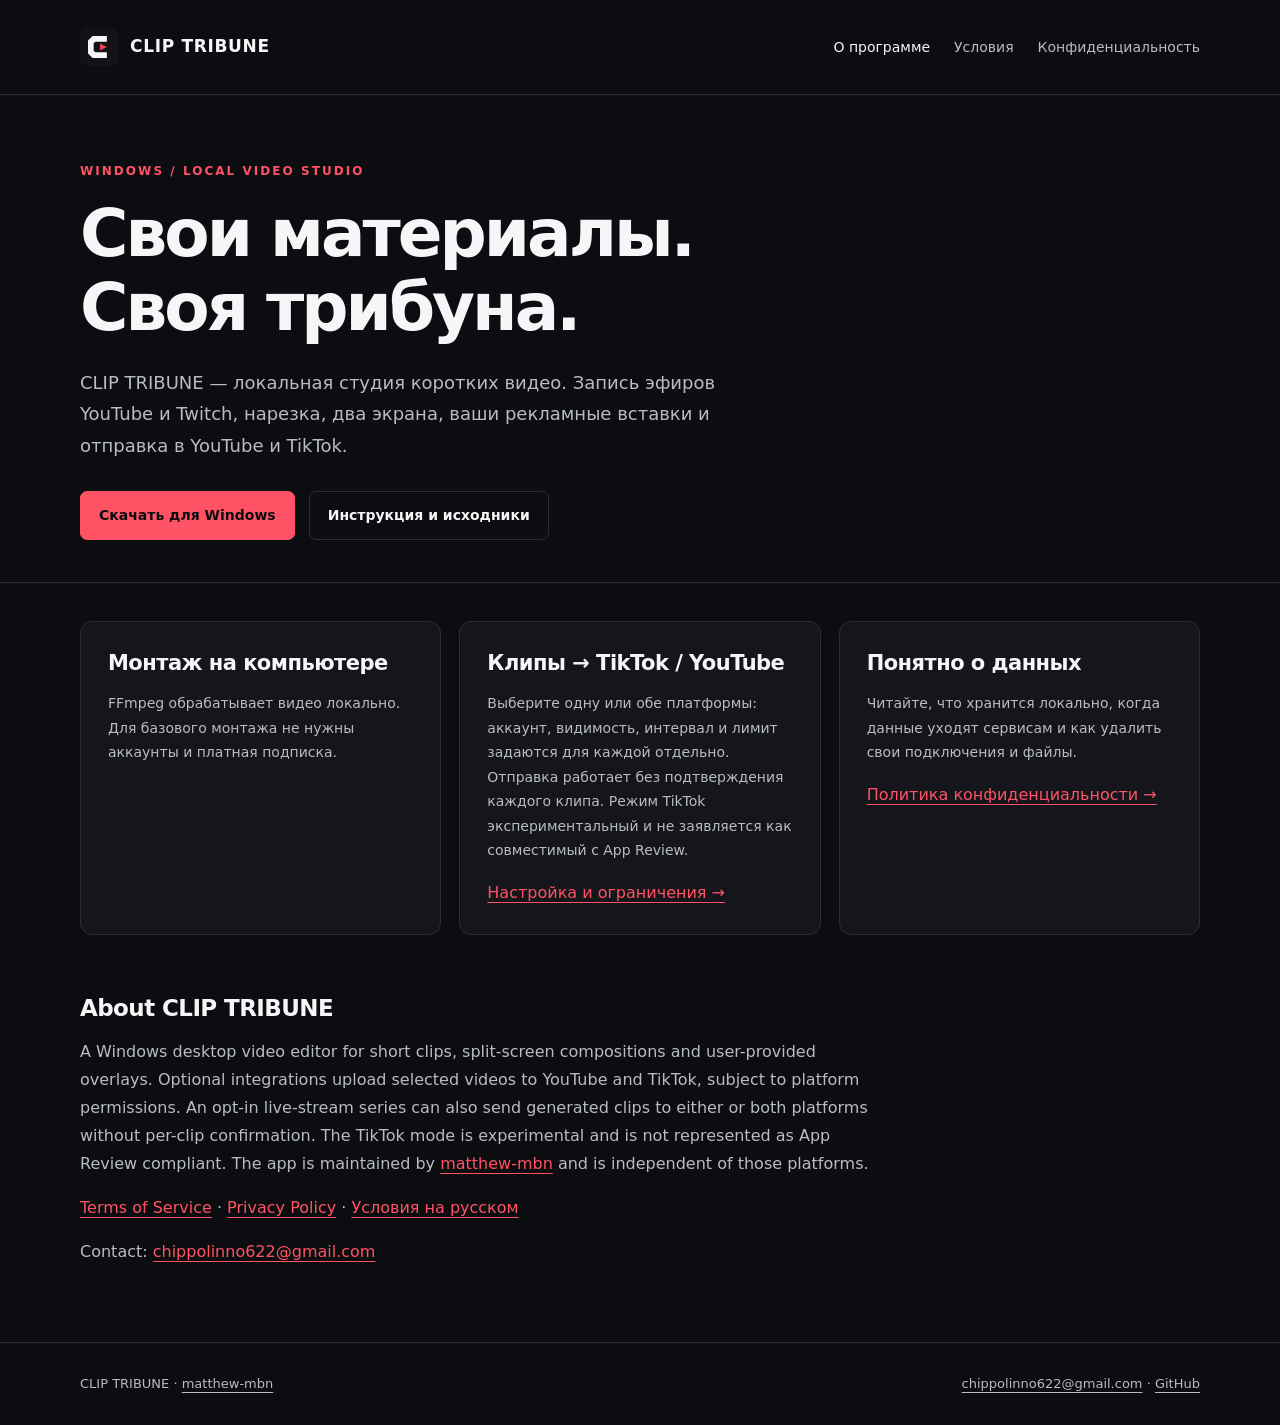
<file: docs/index.html>
<!doctype html>
<html lang="ru"><head><meta charset="utf-8">
<meta name="viewport" content="width=device-width, initial-scale=1">
<title>Локальная студия видео · CLIP TRIBUNE</title>
<meta name="description" content="CLIP TRIBUNE — студия коротких видео для Windows. Скачать приложение, прочитать инструкции и правила обработки данных.">
<meta name="theme-color" content="#0c0d10">
<link rel="canonical" href="https://matthew-mbn.github.io/CLIP-TRIBUNE/index.html">
<link rel="icon" href="site-assets/logo.svg" type="image/svg+xml">
<link rel="stylesheet" href="site.css"></head><body>
<a class="skip" href="#main">К содержимому</a>
<header class="top"><div class="wrap"><a class="brand" href="index.html">
<img src="site-assets/logo.svg" width="38" height="38" alt="">CLIP TRIBUNE</a>
<nav class="nav" aria-label="Главная навигация"><a href="index.html" aria-current="page">О программе</a><a href="terms-ru.html">Условия</a><a href="privacy-ru.html">Конфиденциальность</a></nav></div></header>
<main id="main"><div class="hero"><div class="wrap"><p class="eyebrow">Windows / Local video studio</p>
<h1>Свои материалы.<br>Своя трибуна.</h1><p class="lead">CLIP TRIBUNE — локальная студия коротких видео.
Запись эфиров YouTube и Twitch, нарезка, два экрана, ваши рекламные вставки и отправка в YouTube и TikTok.</p>
<div class="actions"><a class="button primary" href="https://github.com/matthew-mbn/CLIP-TRIBUNE/releases/latest">Скачать для Windows</a>
<a class="button" href="https://github.com/matthew-mbn/CLIP-TRIBUNE#readme">Инструкция и исходники</a></div></div></div>
<div class="wrap"><div class="cards"><section class="card"><h2>Монтаж на компьютере</h2>
<p>FFmpeg обрабатывает видео локально. Для базового монтажа не нужны аккаунты и платная подписка.</p></section>
<section class="card"><h2>Клипы → TikTok / YouTube</h2><p>Выберите одну или обе платформы:
аккаунт, видимость, интервал и лимит задаются для каждой отдельно. Отправка работает без подтверждения каждого клипа.
Режим TikTok экспериментальный и не заявляется как совместимый с App Review.</p>
<a href="https://github.com/matthew-mbn/CLIP-TRIBUNE/blob/main/docs/autopublishing.md">Настройка и ограничения →</a></section>
<section class="card"><h2>Понятно о данных</h2><p>Читайте, что хранится локально, когда данные уходят
сервисам и как удалить свои подключения и файлы.</p><a href="privacy-ru.html">Политика конфиденциальности →</a></section></div>
<section class="home-detail" lang="en"><h2>About CLIP TRIBUNE</h2><p>A Windows desktop video editor
for short clips, split-screen compositions and user-provided overlays. Optional integrations upload
selected videos to YouTube and TikTok, subject to platform permissions. An opt-in live-stream
series can also send generated clips to either or both platforms without per-clip confirmation.
The TikTok mode is experimental and is not represented as App Review compliant.
The app is maintained by
<a href="https://github.com/matthew-mbn">matthew-mbn</a> and is independent of those platforms.</p><p><a href="terms.html">Terms of Service</a> ·
<a href="privacy.html">Privacy Policy</a> · <a href="terms-ru.html" lang="ru">Условия на русском</a></p>
<p>Contact: <a href="mailto:chippolinno622@gmail.com">chippolinno622@gmail.com</a></p></section></div></main>
<footer><div class="wrap"><span>CLIP TRIBUNE · <a href="https://github.com/matthew-mbn">matthew-mbn</a></span>
<span><a href="mailto:chippolinno622@gmail.com">chippolinno622@gmail.com</a> · <a href="https://github.com/matthew-mbn/CLIP-TRIBUNE">GitHub</a></span></div></footer></body></html>
</file>
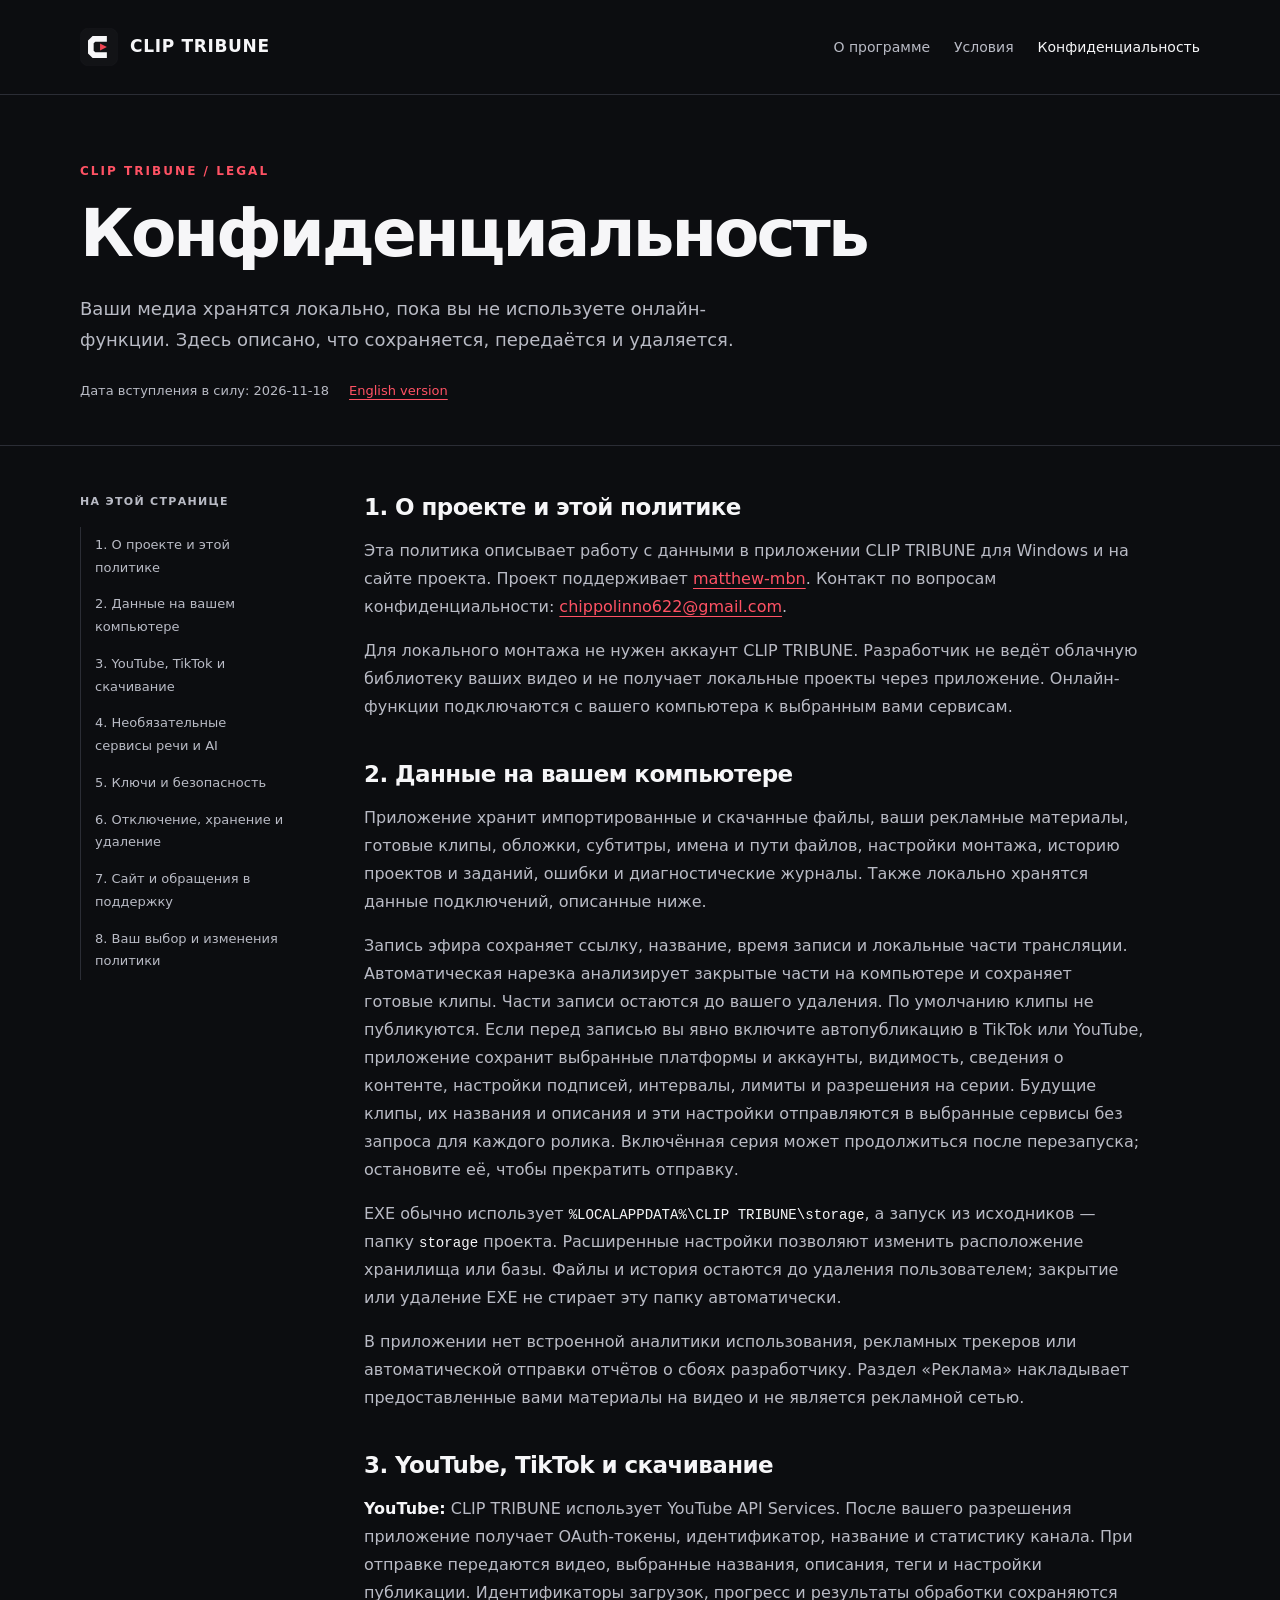
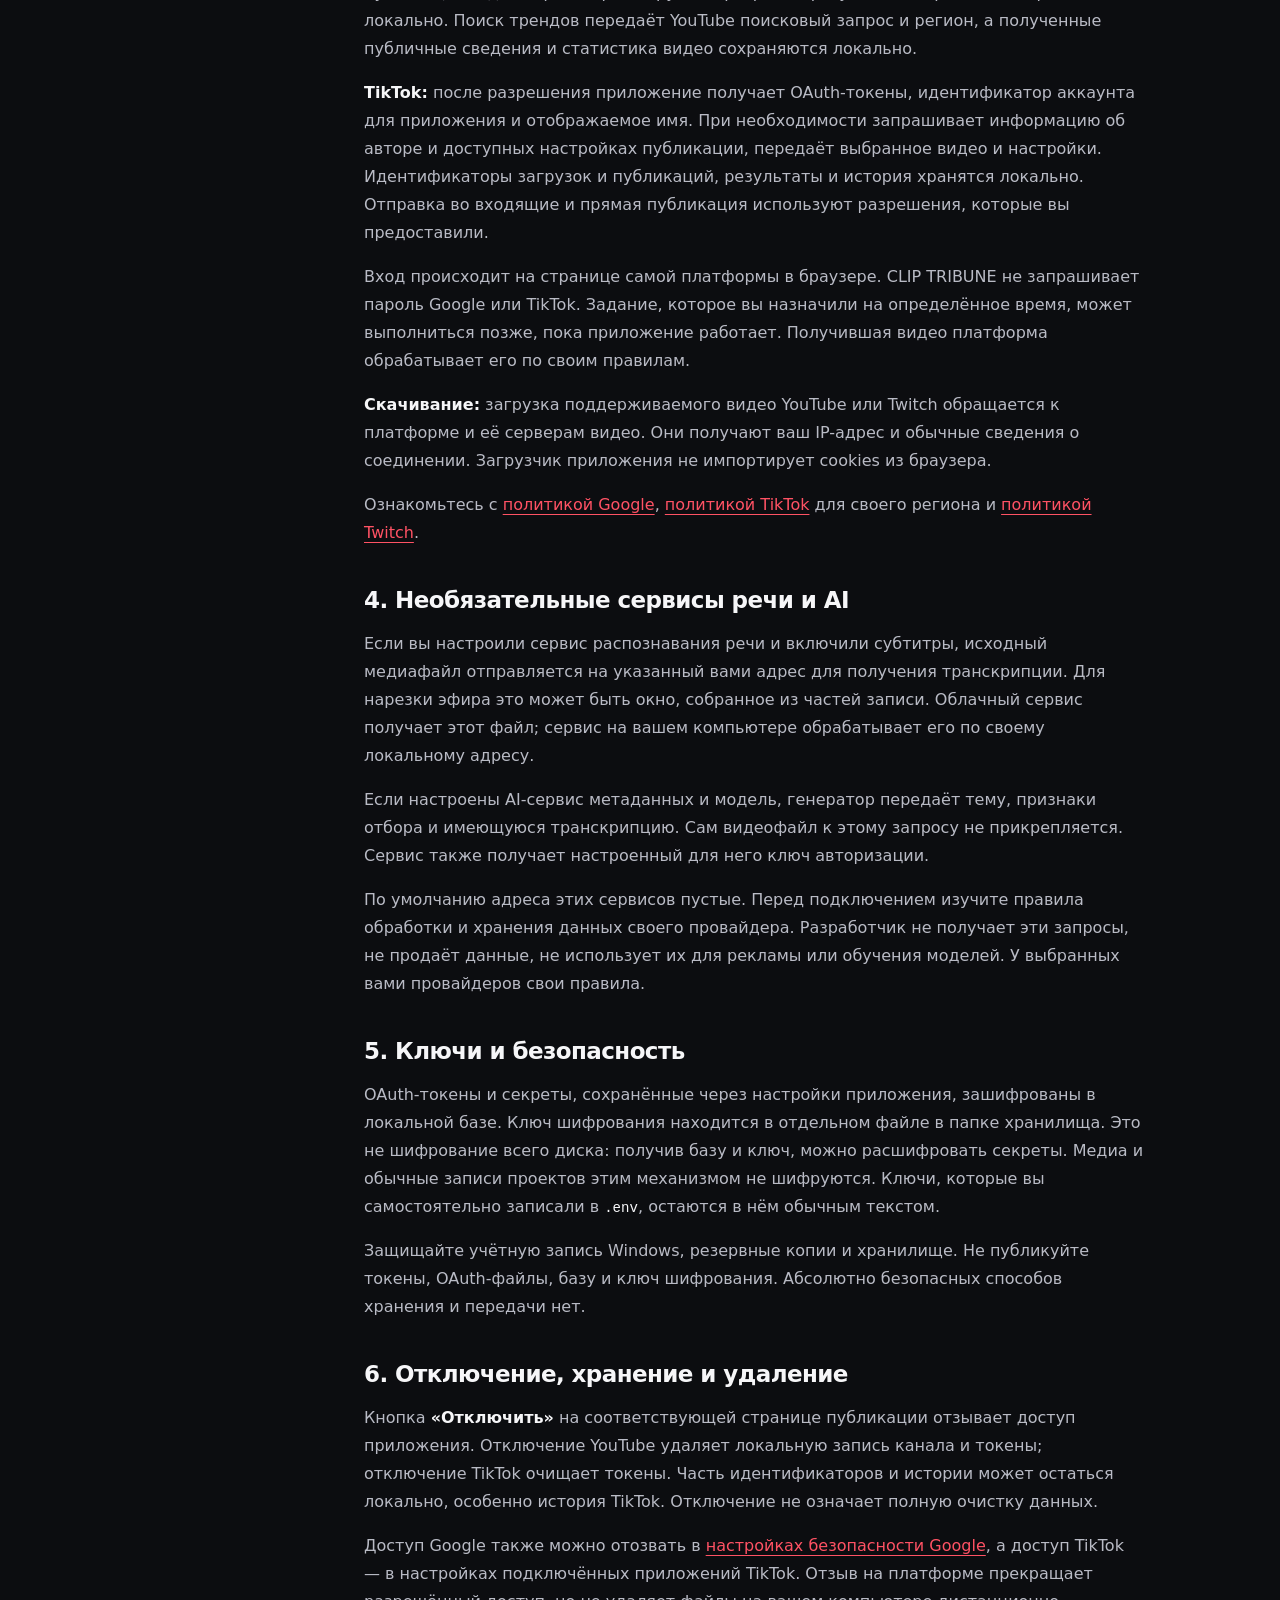
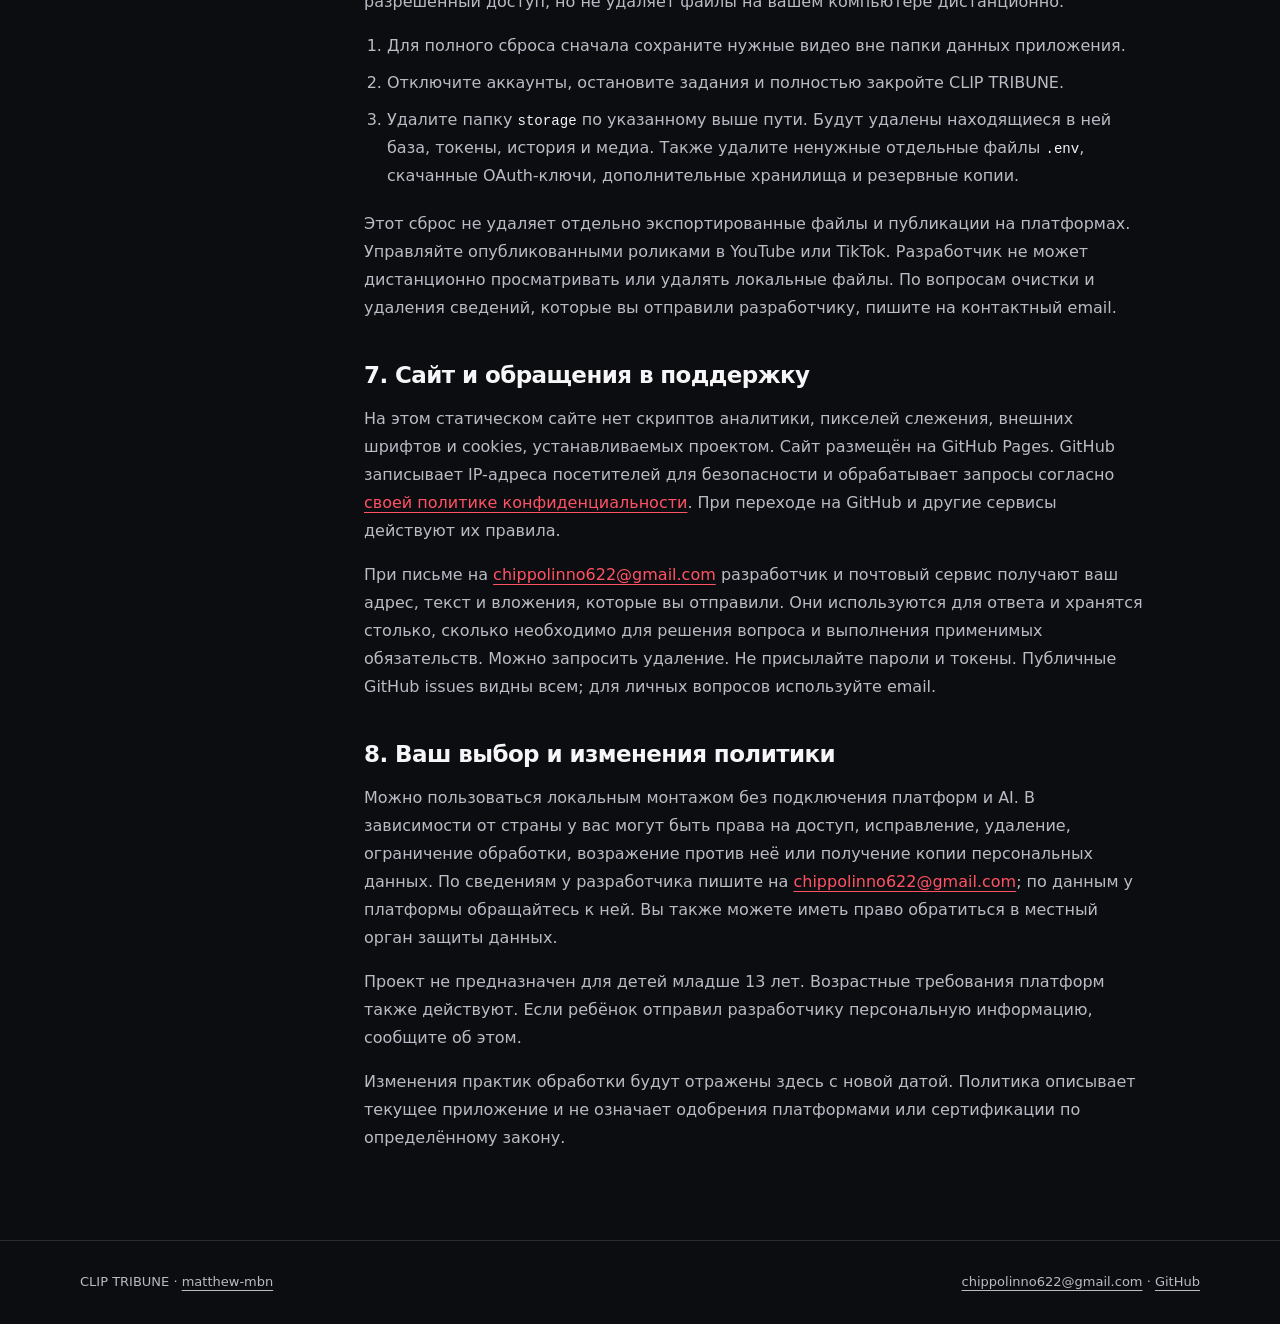
<file: docs/privacy-ru.html>
<!doctype html>
<html lang="ru"><head><meta charset="utf-8">
<meta name="viewport" content="width=device-width, initial-scale=1">
<title>Конфиденциальность · CLIP TRIBUNE</title>
<meta name="description" content="Ваши медиа хранятся локально, пока вы не используете онлайн-функции. Здесь описано, что сохраняется, передаётся и удаляется.">
<meta name="theme-color" content="#0c0d10">
<link rel="canonical" href="https://matthew-mbn.github.io/CLIP-TRIBUNE/privacy-ru.html">
<link rel="icon" href="site-assets/logo.svg" type="image/svg+xml">
<link rel="stylesheet" href="site.css"></head><body>
<a class="skip" href="#main">К содержимому</a>
<header class="top"><div class="wrap"><a class="brand" href="index.html">
<img src="site-assets/logo.svg" width="38" height="38" alt="">CLIP TRIBUNE</a>
<nav class="nav" aria-label="Главная навигация"><a href="index.html">О программе</a><a href="terms-ru.html">Условия</a><a href="privacy-ru.html" aria-current="page">Конфиденциальность</a></nav></div></header>
<main id="main"><div class="hero"><div class="wrap"><p class="eyebrow">CLIP TRIBUNE / Legal</p>
<h1>Конфиденциальность</h1><p class="lead">Ваши медиа хранятся локально, пока вы не используете онлайн-функции. Здесь описано, что сохраняется, передаётся и удаляется.</p><div class="meta">
<span>Дата вступления в силу: <time datetime="2026-11-18">2026-11-18</time></span>
<a href="privacy.html" lang="en" hreflang="en">English version</a>
</div></div></div><div class="wrap document"><nav class="toc" aria-label="Содержание">
<strong>На этой странице</strong><a href="#overview">1. О проекте и этой политике</a><a href="#local">2. Данные на вашем компьютере</a><a href="#platforms">3. YouTube, TikTok и скачивание</a><a href="#providers">4. Необязательные сервисы речи и AI</a><a href="#security">5. Ключи и безопасность</a><a href="#deletion">6. Отключение, хранение и удаление</a><a href="#website">7. Сайт и обращения в поддержку</a><a href="#rights">8. Ваш выбор и изменения политики</a></nav><article><section id="overview"><h2>1. О проекте и этой политике</h2>
    <p>Эта политика описывает работу с данными в приложении CLIP TRIBUNE для Windows и на сайте
    проекта. Проект поддерживает <a href="https://github.com/matthew-mbn">matthew-mbn</a>. Контакт по вопросам конфиденциальности: <a href="mailto:chippolinno622@gmail.com">chippolinno622@gmail.com</a>.</p>
    <p>Для локального монтажа не нужен аккаунт CLIP TRIBUNE. Разработчик не ведёт облачную библиотеку
    ваших видео и не получает локальные проекты через приложение. Онлайн-функции подключаются
    с вашего компьютера к выбранным вами сервисам.</p></section>
<section id="local"><h2>2. Данные на вашем компьютере</h2>
    <p>Приложение хранит импортированные и скачанные файлы, ваши рекламные материалы, готовые клипы,
    обложки, субтитры, имена и пути файлов, настройки монтажа, историю проектов и заданий,
    ошибки и диагностические журналы. Также локально хранятся данные подключений, описанные ниже.</p>
    <p>Запись эфира сохраняет ссылку, название, время записи и локальные части трансляции.
    Автоматическая нарезка анализирует закрытые части на компьютере и сохраняет готовые клипы.
    Части записи остаются до вашего удаления. По умолчанию клипы не публикуются.
    Если перед записью вы явно включите автопубликацию в TikTok или YouTube, приложение
    сохранит выбранные платформы и аккаунты, видимость, сведения о контенте, настройки подписей,
    интервалы, лимиты и разрешения на серии. Будущие клипы, их названия и описания и эти настройки
    отправляются в выбранные сервисы без запроса для каждого ролика.
    Включённая серия может продолжиться после перезапуска; остановите её, чтобы прекратить отправку.</p>
    <p>EXE обычно использует <code>%LOCALAPPDATA%\CLIP TRIBUNE\storage</code>, а запуск из исходников —
    папку <code>storage</code> проекта. Расширенные настройки позволяют изменить расположение
    хранилища или базы. Файлы и история остаются до удаления пользователем; закрытие или удаление
    EXE не стирает эту папку автоматически.</p>
    <p>В приложении нет встроенной аналитики использования, рекламных трекеров или автоматической
    отправки отчётов о сбоях разработчику. Раздел «Реклама» накладывает предоставленные вами
    материалы на видео и не является рекламной сетью.</p></section>
<section id="platforms"><h2>3. YouTube, TikTok и скачивание</h2>
    <p><strong>YouTube:</strong> CLIP TRIBUNE использует YouTube API Services. После вашего разрешения
    приложение получает OAuth-токены, идентификатор, название и статистику канала. При отправке
    передаются видео, выбранные названия, описания, теги и настройки публикации. Идентификаторы
    загрузок, прогресс и результаты обработки сохраняются локально. Поиск трендов передаёт YouTube
    поисковый запрос и регион, а полученные публичные сведения и статистика видео сохраняются локально.</p>
    <p><strong>TikTok:</strong> после разрешения приложение получает OAuth-токены, идентификатор
    аккаунта для приложения и отображаемое имя. При необходимости запрашивает информацию об авторе
    и доступных настройках публикации, передаёт выбранное видео и настройки. Идентификаторы
    загрузок и публикаций, результаты и история хранятся локально. Отправка во входящие и прямая
    публикация используют разрешения, которые вы предоставили.</p>
    <p>Вход происходит на странице самой платформы в браузере. CLIP TRIBUNE не запрашивает пароль
    Google или TikTok. Задание, которое вы назначили на определённое время, может выполниться
    позже, пока приложение работает. Получившая видео платформа обрабатывает его по своим правилам.</p>
    <p><strong>Скачивание:</strong> загрузка поддерживаемого видео YouTube или Twitch обращается
    к платформе и её серверам видео. Они получают ваш IP-адрес и обычные сведения о соединении.
    Загрузчик приложения не импортирует cookies из браузера.</p>
    <p>Ознакомьтесь с <a href="https://policies.google.com/privacy">политикой Google</a>,
    <a href="https://www.tiktok.com/legal/privacy-policy">политикой TikTok</a> для своего региона и
    <a href="https://legal.twitch.com/en/legal/privacy-notice/">политикой Twitch</a>.</p></section>
<section id="providers"><h2>4. Необязательные сервисы речи и AI</h2>
    <p>Если вы настроили сервис распознавания речи и включили субтитры, исходный медиафайл
    отправляется на указанный вами адрес для получения транскрипции. Для нарезки эфира это может
    быть окно, собранное из частей записи. Облачный сервис получает
    этот файл; сервис на вашем компьютере обрабатывает его по своему локальному адресу.</p>
    <p>Если настроены AI-сервис метаданных и модель, генератор передаёт тему, признаки отбора и
    имеющуюся транскрипцию. Сам видеофайл к этому запросу не прикрепляется. Сервис также получает
    настроенный для него ключ авторизации.</p>
    <p>По умолчанию адреса этих сервисов пустые. Перед подключением изучите правила обработки
    и хранения данных своего провайдера. Разработчик не получает эти запросы, не продаёт данные,
    не использует их для рекламы или обучения моделей. У выбранных вами провайдеров свои правила.</p></section>
<section id="security"><h2>5. Ключи и безопасность</h2>
    <p>OAuth-токены и секреты, сохранённые через настройки приложения, зашифрованы в локальной базе.
    Ключ шифрования находится в отдельном файле в папке хранилища. Это не шифрование всего диска:
    получив базу и ключ, можно расшифровать секреты. Медиа и обычные записи проектов этим механизмом
    не шифруются. Ключи, которые вы самостоятельно записали в <code>.env</code>, остаются в нём
    обычным текстом.</p>
    <p>Защищайте учётную запись Windows, резервные копии и хранилище. Не публикуйте токены,
    OAuth-файлы, базу и ключ шифрования. Абсолютно безопасных способов хранения и передачи нет.</p></section>
<section id="deletion"><h2>6. Отключение, хранение и удаление</h2>
    <p>Кнопка <strong>«Отключить»</strong> на соответствующей странице публикации отзывает доступ
    приложения. Отключение YouTube удаляет локальную запись канала и токены; отключение TikTok
    очищает токены. Часть идентификаторов и истории может остаться локально, особенно история
    TikTok. Отключение не означает полную очистку данных.</p>
    <p>Доступ Google также можно отозвать в
    <a href="https://security.google.com/settings/security/permissions">настройках безопасности Google</a>,
    а доступ TikTok — в настройках подключённых приложений TikTok. Отзыв на платформе прекращает
    разрешённый доступ, но не удаляет файлы на вашем компьютере дистанционно.</p>
    <ol><li>Для полного сброса сначала сохраните нужные видео вне папки данных приложения.</li>
    <li>Отключите аккаунты, остановите задания и полностью закройте CLIP TRIBUNE.</li>
    <li>Удалите папку <code>storage</code> по указанному выше пути. Будут удалены находящиеся в ней
    база, токены, история и медиа. Также удалите ненужные отдельные файлы <code>.env</code>,
    скачанные OAuth-ключи, дополнительные хранилища и резервные копии.</li></ol>
    <p>Этот сброс не удаляет отдельно экспортированные файлы и публикации на платформах.
    Управляйте опубликованными роликами в YouTube или TikTok. Разработчик не может дистанционно
    просматривать или удалять локальные файлы. По вопросам очистки и удаления сведений,
    которые вы отправили разработчику, пишите на контактный email.</p></section>
<section id="website"><h2>7. Сайт и обращения в поддержку</h2>
    <p>На этом статическом сайте нет скриптов аналитики, пикселей слежения, внешних шрифтов и
    cookies, устанавливаемых проектом. Сайт размещён на GitHub Pages. GitHub записывает IP-адреса
    посетителей для безопасности и обрабатывает запросы согласно
    <a href="https://docs.github.com/en/site-policy/privacy-policies/github-general-privacy-statement">своей политике конфиденциальности</a>.
    При переходе на GitHub и другие сервисы действуют их правила.</p>
    <p>При письме на <a href="mailto:chippolinno622@gmail.com">chippolinno622@gmail.com</a> разработчик и почтовый сервис получают ваш адрес, текст и вложения,
    которые вы отправили. Они используются для ответа и хранятся столько, сколько необходимо
    для решения вопроса и выполнения применимых обязательств. Можно запросить удаление.
    Не присылайте пароли и токены. Публичные GitHub issues видны всем; для личных вопросов используйте email.</p></section>
<section id="rights"><h2>8. Ваш выбор и изменения политики</h2>
    <p>Можно пользоваться локальным монтажом без подключения платформ и AI. В зависимости от
    страны у вас могут быть права на доступ, исправление, удаление, ограничение обработки,
    возражение против неё или получение копии персональных данных. По сведениям у разработчика
    пишите на <a href="mailto:chippolinno622@gmail.com">chippolinno622@gmail.com</a>; по данным у платформы обращайтесь к ней. Вы также можете иметь право
    обратиться в местный орган защиты данных.</p>
    <p>Проект не предназначен для детей младше 13 лет. Возрастные требования платформ также
    действуют. Если ребёнок отправил разработчику персональную информацию, сообщите об этом.</p>
    <p>Изменения практик обработки будут отражены здесь с новой датой. Политика описывает текущее
    приложение и не означает одобрения платформами или сертификации по определённому закону.</p></section></article></div></main>
<footer><div class="wrap"><span>CLIP TRIBUNE · <a href="https://github.com/matthew-mbn">matthew-mbn</a></span>
<span><a href="mailto:chippolinno622@gmail.com">chippolinno622@gmail.com</a> · <a href="https://github.com/matthew-mbn/CLIP-TRIBUNE">GitHub</a></span></div></footer></body></html>
</file>
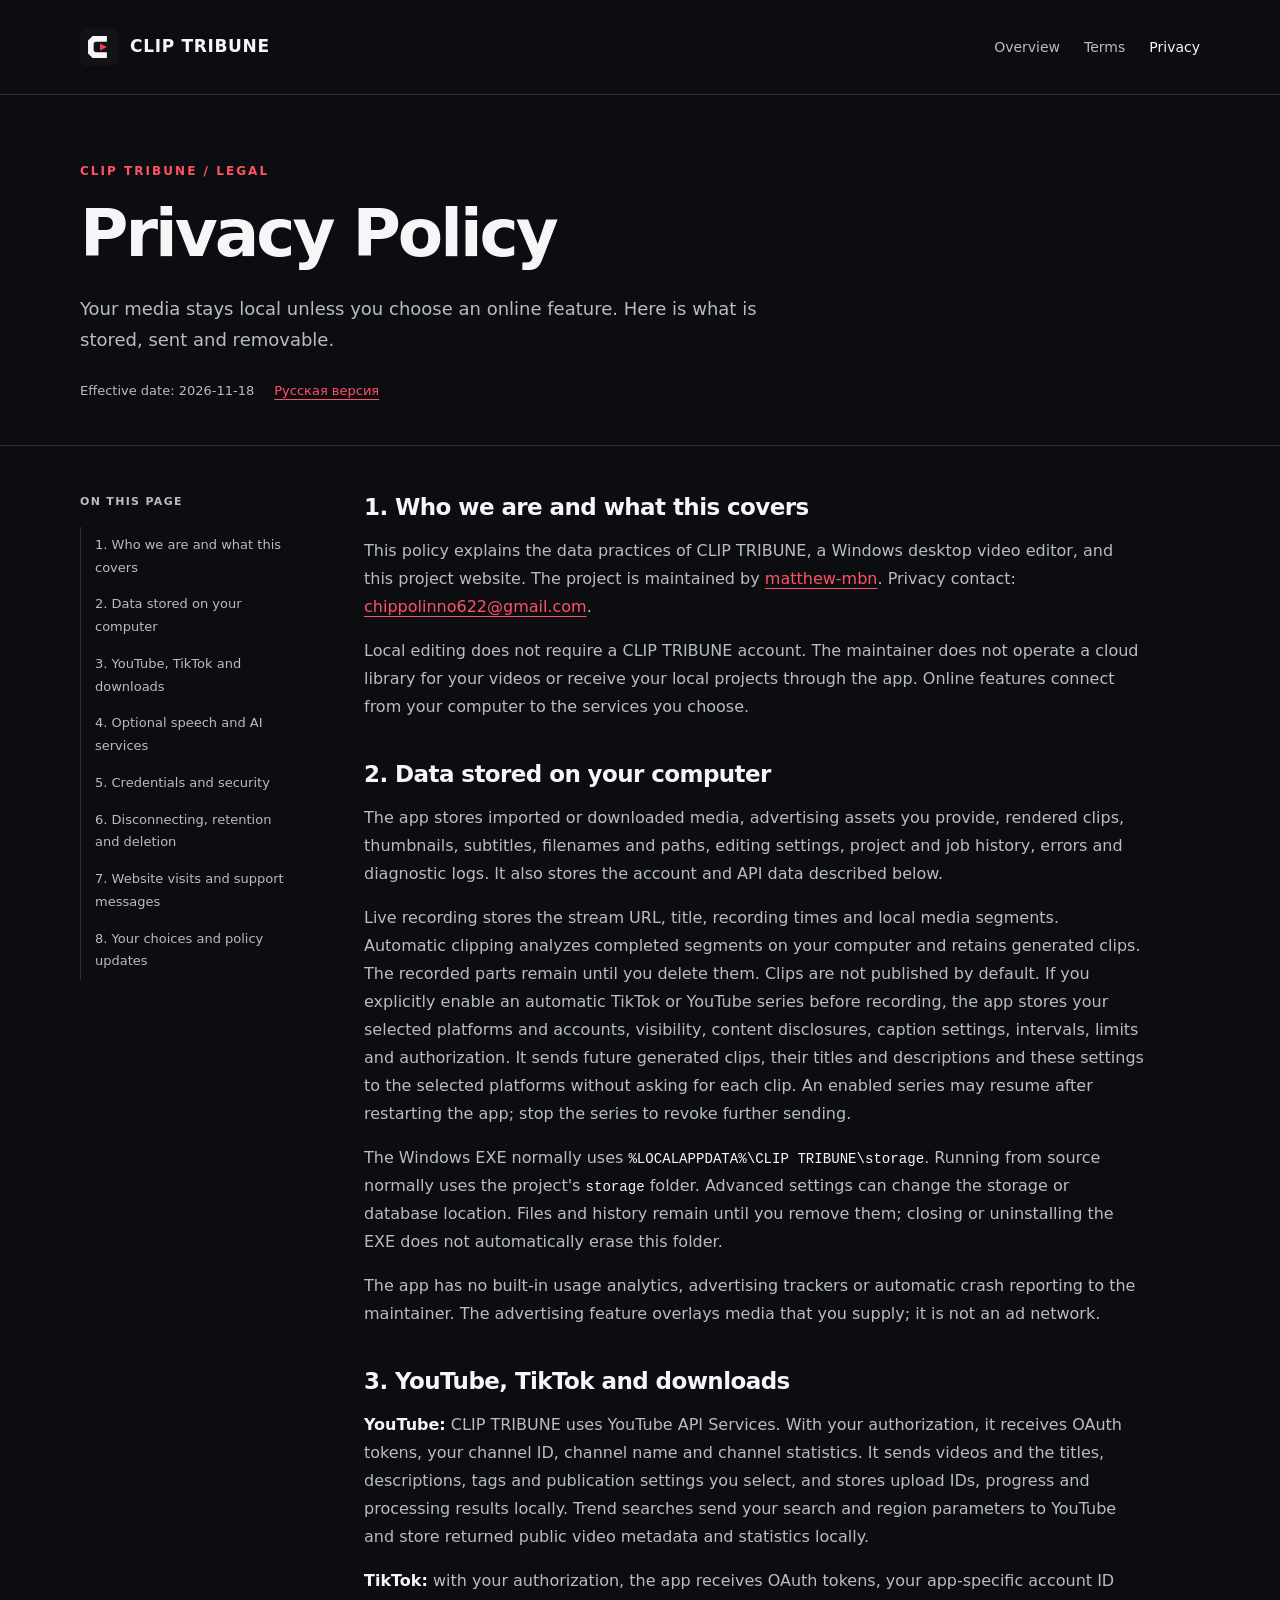
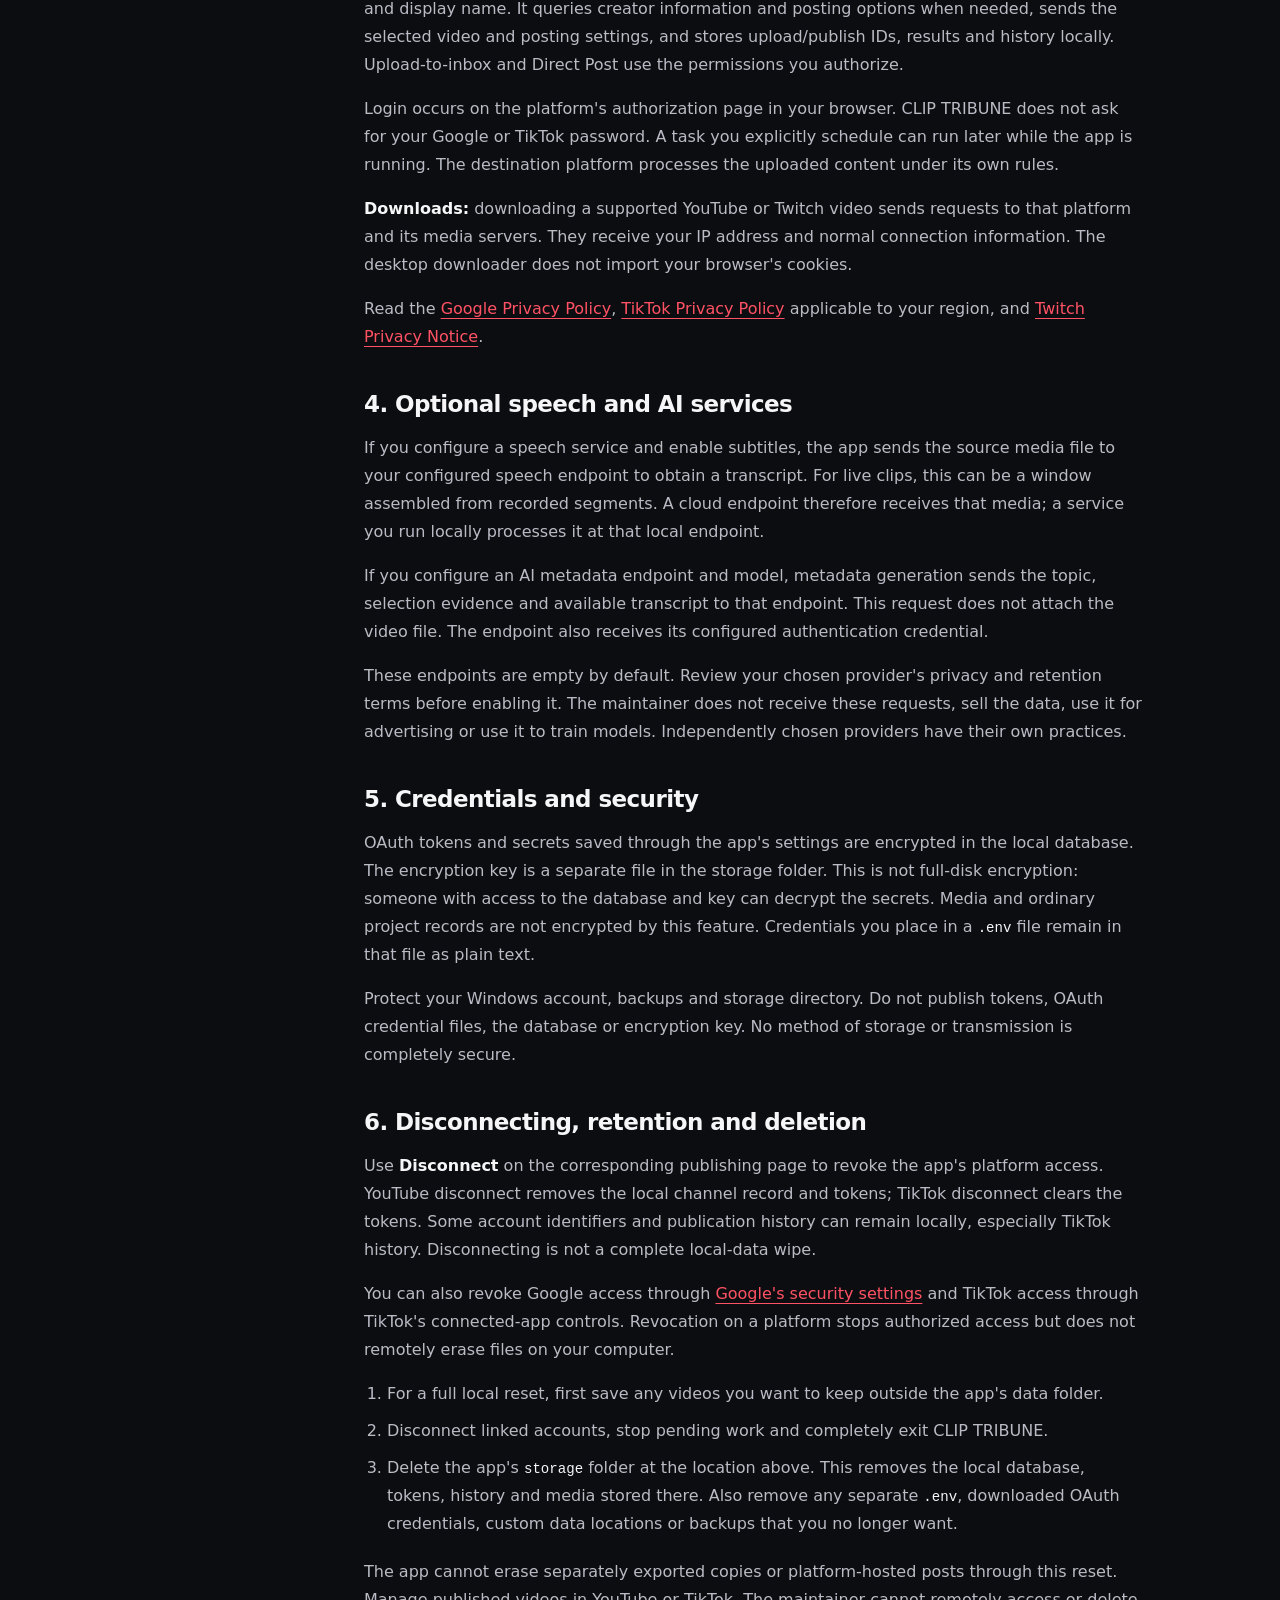
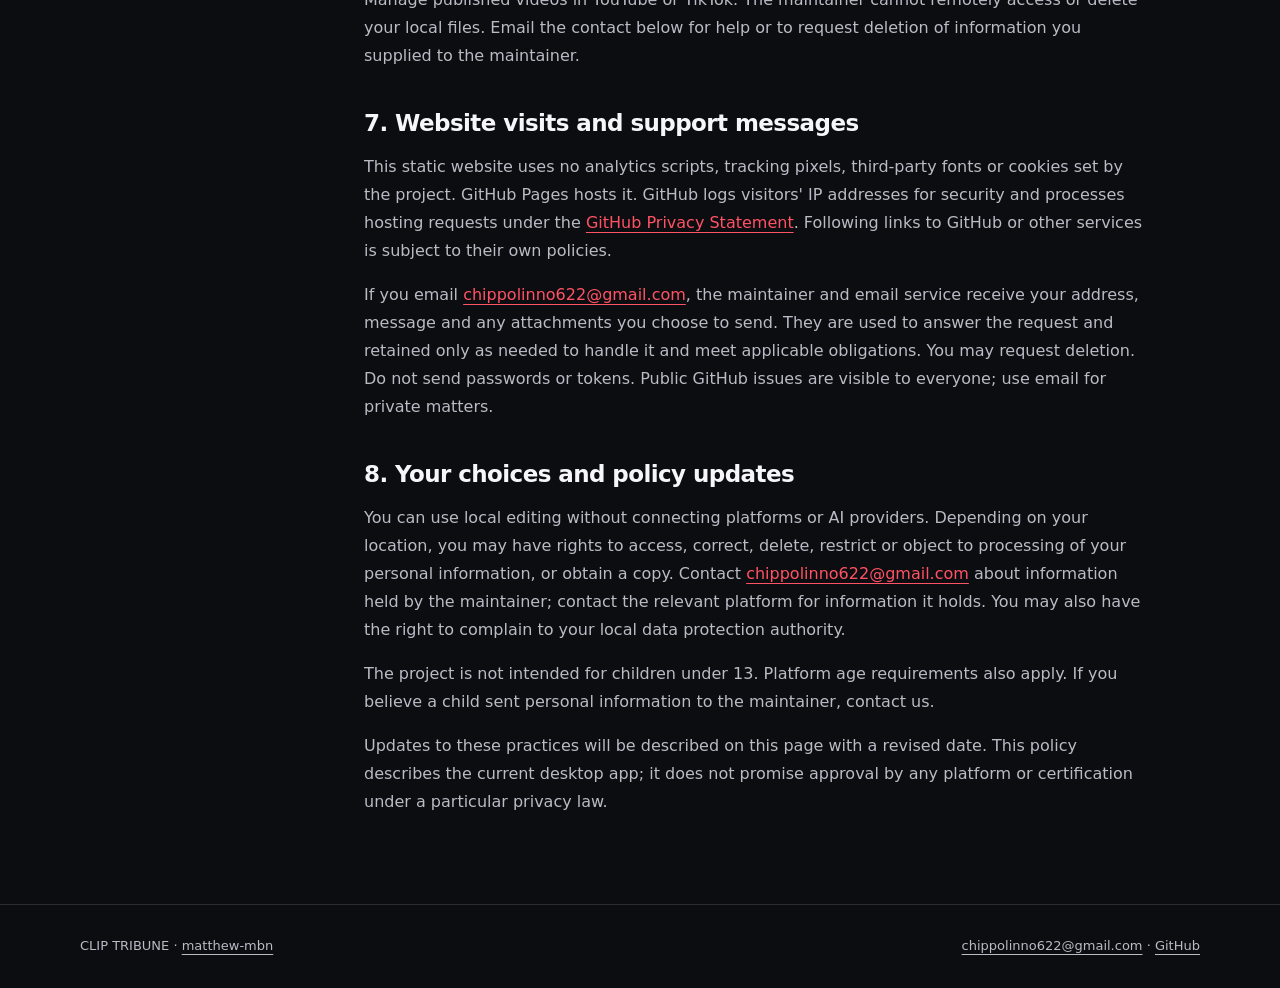
<file: docs/privacy.html>
<!doctype html>
<html lang="en"><head><meta charset="utf-8">
<meta name="viewport" content="width=device-width, initial-scale=1">
<title>Privacy Policy · CLIP TRIBUNE</title>
<meta name="description" content="Your media stays local unless you choose an online feature. Here is what is stored, sent and removable.">
<meta name="theme-color" content="#0c0d10">
<link rel="canonical" href="https://matthew-mbn.github.io/CLIP-TRIBUNE/privacy.html">
<link rel="icon" href="site-assets/logo.svg" type="image/svg+xml">
<link rel="stylesheet" href="site.css"></head><body>
<a class="skip" href="#main">Skip to content</a>
<header class="top"><div class="wrap"><a class="brand" href="index.html">
<img src="site-assets/logo.svg" width="38" height="38" alt="">CLIP TRIBUNE</a>
<nav class="nav" aria-label="Main navigation"><a href="index.html">Overview</a><a href="terms.html">Terms</a><a href="privacy.html" aria-current="page">Privacy</a></nav></div></header>
<main id="main"><div class="hero"><div class="wrap"><p class="eyebrow">CLIP TRIBUNE / Legal</p>
<h1>Privacy Policy</h1><p class="lead">Your media stays local unless you choose an online feature. Here is what is stored, sent and removable.</p><div class="meta">
<span>Effective date: <time datetime="2026-11-18">2026-11-18</time></span>
<a href="privacy-ru.html" lang="ru" hreflang="ru">Русская версия</a>
</div></div></div><div class="wrap document"><nav class="toc" aria-label="Contents">
<strong>On this page</strong><a href="#overview">1. Who we are and what this covers</a><a href="#local">2. Data stored on your computer</a><a href="#platforms">3. YouTube, TikTok and downloads</a><a href="#providers">4. Optional speech and AI services</a><a href="#security">5. Credentials and security</a><a href="#deletion">6. Disconnecting, retention and deletion</a><a href="#website">7. Website visits and support messages</a><a href="#rights">8. Your choices and policy updates</a></nav><article><section id="overview"><h2>1. Who we are and what this covers</h2>
    <p>This policy explains the data practices of CLIP TRIBUNE, a Windows desktop video editor,
    and this project website. The project is maintained by <a href="https://github.com/matthew-mbn">matthew-mbn</a>. Privacy contact: <a href="mailto:chippolinno622@gmail.com">chippolinno622@gmail.com</a>.</p>
    <p>Local editing does not require a CLIP TRIBUNE account. The maintainer does not operate a
    cloud library for your videos or receive your local projects through the app. Online features
    connect from your computer to the services you choose.</p></section>
<section id="local"><h2>2. Data stored on your computer</h2>
    <p>The app stores imported or downloaded media, advertising assets you provide, rendered clips,
    thumbnails, subtitles, filenames and paths, editing settings, project and job history,
    errors and diagnostic logs. It also stores the account and API data described below.</p>
    <p>Live recording stores the stream URL, title, recording times and local media segments.
    Automatic clipping analyzes completed segments on your computer and retains generated clips.
    The recorded parts remain until you delete them. Clips are not published by default.
    If you explicitly enable an automatic TikTok or YouTube series before recording, the app
    stores your selected platforms and accounts, visibility, content disclosures, caption settings, intervals, limits and authorization.
    It sends future generated clips, their titles and descriptions and these settings to the selected platforms without asking for each clip.
    An enabled series may resume after restarting the app; stop the series to revoke further sending.</p>
    <p>The Windows EXE normally uses <code>%LOCALAPPDATA%\CLIP TRIBUNE\storage</code>.
    Running from source normally uses the project's <code>storage</code> folder. Advanced settings
    can change the storage or database location. Files and history remain until you remove them;
    closing or uninstalling the EXE does not automatically erase this folder.</p>
    <p>The app has no built-in usage analytics, advertising trackers or automatic crash reporting
    to the maintainer. The advertising feature overlays media that you supply; it is not an ad network.</p></section>
<section id="platforms"><h2>3. YouTube, TikTok and downloads</h2>
    <p><strong>YouTube:</strong> CLIP TRIBUNE uses YouTube API Services. With your authorization,
    it receives OAuth tokens, your channel ID, channel name and channel statistics. It sends videos
    and the titles, descriptions, tags and publication settings you select, and stores upload IDs,
    progress and processing results locally. Trend searches send your search and region parameters
    to YouTube and store returned public video metadata and statistics locally.</p>
    <p><strong>TikTok:</strong> with your authorization, the app receives OAuth tokens, your app-specific
    account ID and display name. It queries creator information and posting options when needed,
    sends the selected video and posting settings, and stores upload/publish IDs, results and history
    locally. Upload-to-inbox and Direct Post use the permissions you authorize.</p>
    <p>Login occurs on the platform's authorization page in your browser. CLIP TRIBUNE does not ask
    for your Google or TikTok password. A task you explicitly schedule can run later while the app
    is running. The destination platform processes the uploaded content under its own rules.</p>
    <p><strong>Downloads:</strong> downloading a supported YouTube or Twitch video sends requests
    to that platform and its media servers. They receive your IP address and normal connection
    information. The desktop downloader does not import your browser's cookies.</p>
    <p>Read the <a href="https://policies.google.com/privacy">Google Privacy Policy</a>,
    <a href="https://www.tiktok.com/legal/privacy-policy">TikTok Privacy Policy</a> applicable to
    your region, and <a href="https://legal.twitch.com/en/legal/privacy-notice/">Twitch Privacy Notice</a>.</p></section>
<section id="providers"><h2>4. Optional speech and AI services</h2>
    <p>If you configure a speech service and enable subtitles, the app sends the source media file
    to your configured speech endpoint to obtain a transcript. For live clips, this can be a window
    assembled from recorded segments. A cloud endpoint therefore receives
    that media; a service you run locally processes it at that local endpoint.</p>
    <p>If you configure an AI metadata endpoint and model, metadata generation sends the topic,
    selection evidence and available transcript to that endpoint. This request does not attach the
    video file. The endpoint also receives its configured authentication credential.</p>
    <p>These endpoints are empty by default. Review your chosen provider's privacy and retention
    terms before enabling it. The maintainer does not receive these requests, sell the data, use it
    for advertising or use it to train models. Independently chosen providers have their own practices.</p></section>
<section id="security"><h2>5. Credentials and security</h2>
    <p>OAuth tokens and secrets saved through the app's settings are encrypted in the local database.
    The encryption key is a separate file in the storage folder. This is not full-disk encryption:
    someone with access to the database and key can decrypt the secrets. Media and ordinary project
    records are not encrypted by this feature. Credentials you place in a <code>.env</code> file
    remain in that file as plain text.</p>
    <p>Protect your Windows account, backups and storage directory. Do not publish tokens, OAuth
    credential files, the database or encryption key. No method of storage or transmission is
    completely secure.</p></section>
<section id="deletion"><h2>6. Disconnecting, retention and deletion</h2>
    <p>Use <strong>Disconnect</strong> on the corresponding publishing page to revoke the app's
    platform access. YouTube disconnect removes the local channel record and tokens; TikTok
    disconnect clears the tokens. Some account identifiers and publication history can remain
    locally, especially TikTok history. Disconnecting is not a complete local-data wipe.</p>
    <p>You can also revoke Google access through
    <a href="https://security.google.com/settings/security/permissions">Google's security settings</a>
    and TikTok access through TikTok's connected-app controls. Revocation on a platform stops
    authorized access but does not remotely erase files on your computer.</p>
    <ol><li>For a full local reset, first save any videos you want to keep outside the app's data folder.</li>
    <li>Disconnect linked accounts, stop pending work and completely exit CLIP TRIBUNE.</li>
    <li>Delete the app's <code>storage</code> folder at the location above. This removes the local
    database, tokens, history and media stored there. Also remove any separate <code>.env</code>,
    downloaded OAuth credentials, custom data locations or backups that you no longer want.</li></ol>
    <p>The app cannot erase separately exported copies or platform-hosted posts through this reset.
    Manage published videos in YouTube or TikTok. The maintainer cannot remotely access or delete
    your local files. Email the contact below for help or to request deletion of information you
    supplied to the maintainer.</p></section>
<section id="website"><h2>7. Website visits and support messages</h2>
    <p>This static website uses no analytics scripts, tracking pixels, third-party fonts or cookies
    set by the project. GitHub Pages hosts it. GitHub logs visitors' IP addresses for security and
    processes hosting requests under the
    <a href="https://docs.github.com/en/site-policy/privacy-policies/github-general-privacy-statement">GitHub Privacy Statement</a>.
    Following links to GitHub or other services is subject to their own policies.</p>
    <p>If you email <a href="mailto:chippolinno622@gmail.com">chippolinno622@gmail.com</a>, the maintainer and email service receive your address, message and
    any attachments you choose to send. They are used to answer the request and retained only as
    needed to handle it and meet applicable obligations. You may request deletion. Do not send
    passwords or tokens. Public GitHub issues are visible to everyone; use email for private matters.</p></section>
<section id="rights"><h2>8. Your choices and policy updates</h2>
    <p>You can use local editing without connecting platforms or AI providers. Depending on your
    location, you may have rights to access, correct, delete, restrict or object to processing of
    your personal information, or obtain a copy. Contact <a href="mailto:chippolinno622@gmail.com">chippolinno622@gmail.com</a> about information held by the
    maintainer; contact the relevant platform for information it holds. You may also have the right
    to complain to your local data protection authority.</p>
    <p>The project is not intended for children under 13. Platform age requirements also apply.
    If you believe a child sent personal information to the maintainer, contact us.</p>
    <p>Updates to these practices will be described on this page with a revised date. This policy
    describes the current desktop app; it does not promise approval by any platform or certification
    under a particular privacy law.</p></section></article></div></main>
<footer><div class="wrap"><span>CLIP TRIBUNE · <a href="https://github.com/matthew-mbn">matthew-mbn</a></span>
<span><a href="mailto:chippolinno622@gmail.com">chippolinno622@gmail.com</a> · <a href="https://github.com/matthew-mbn/CLIP-TRIBUNE">GitHub</a></span></div></footer></body></html>
</file>
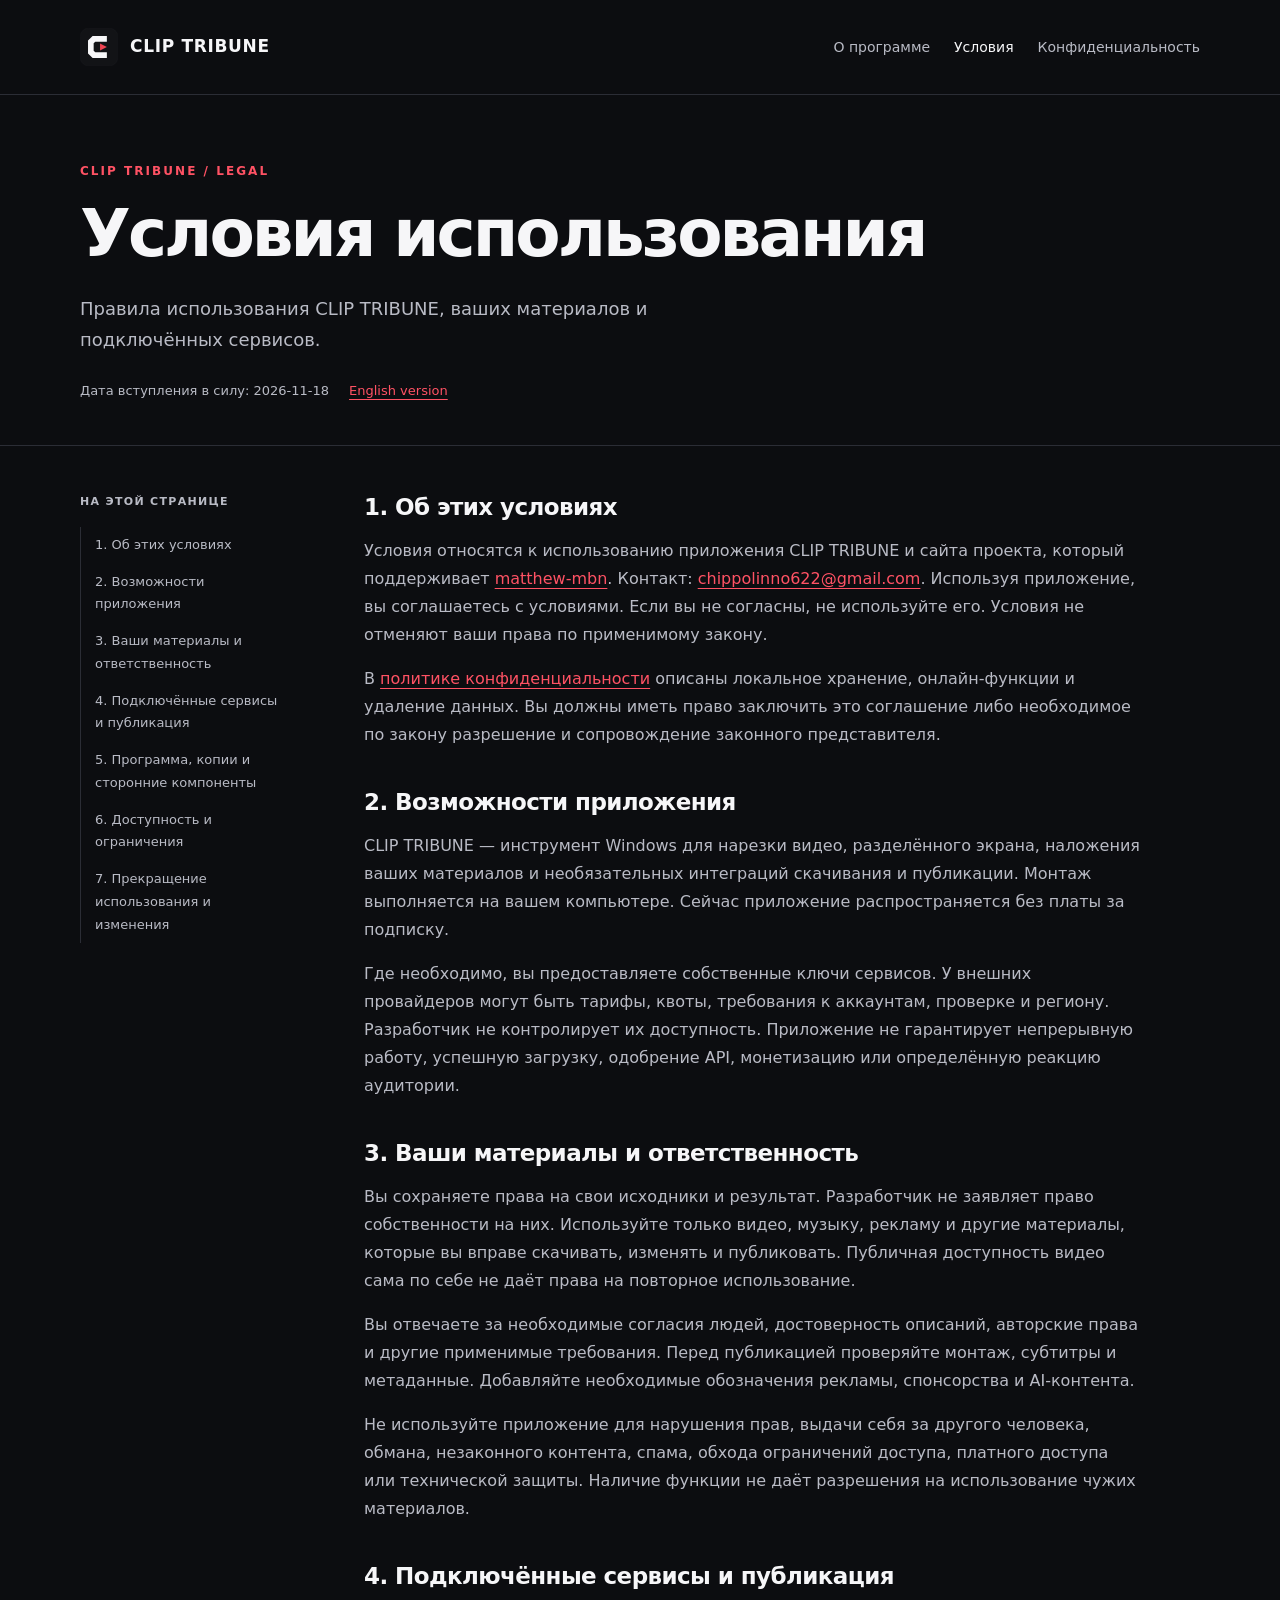
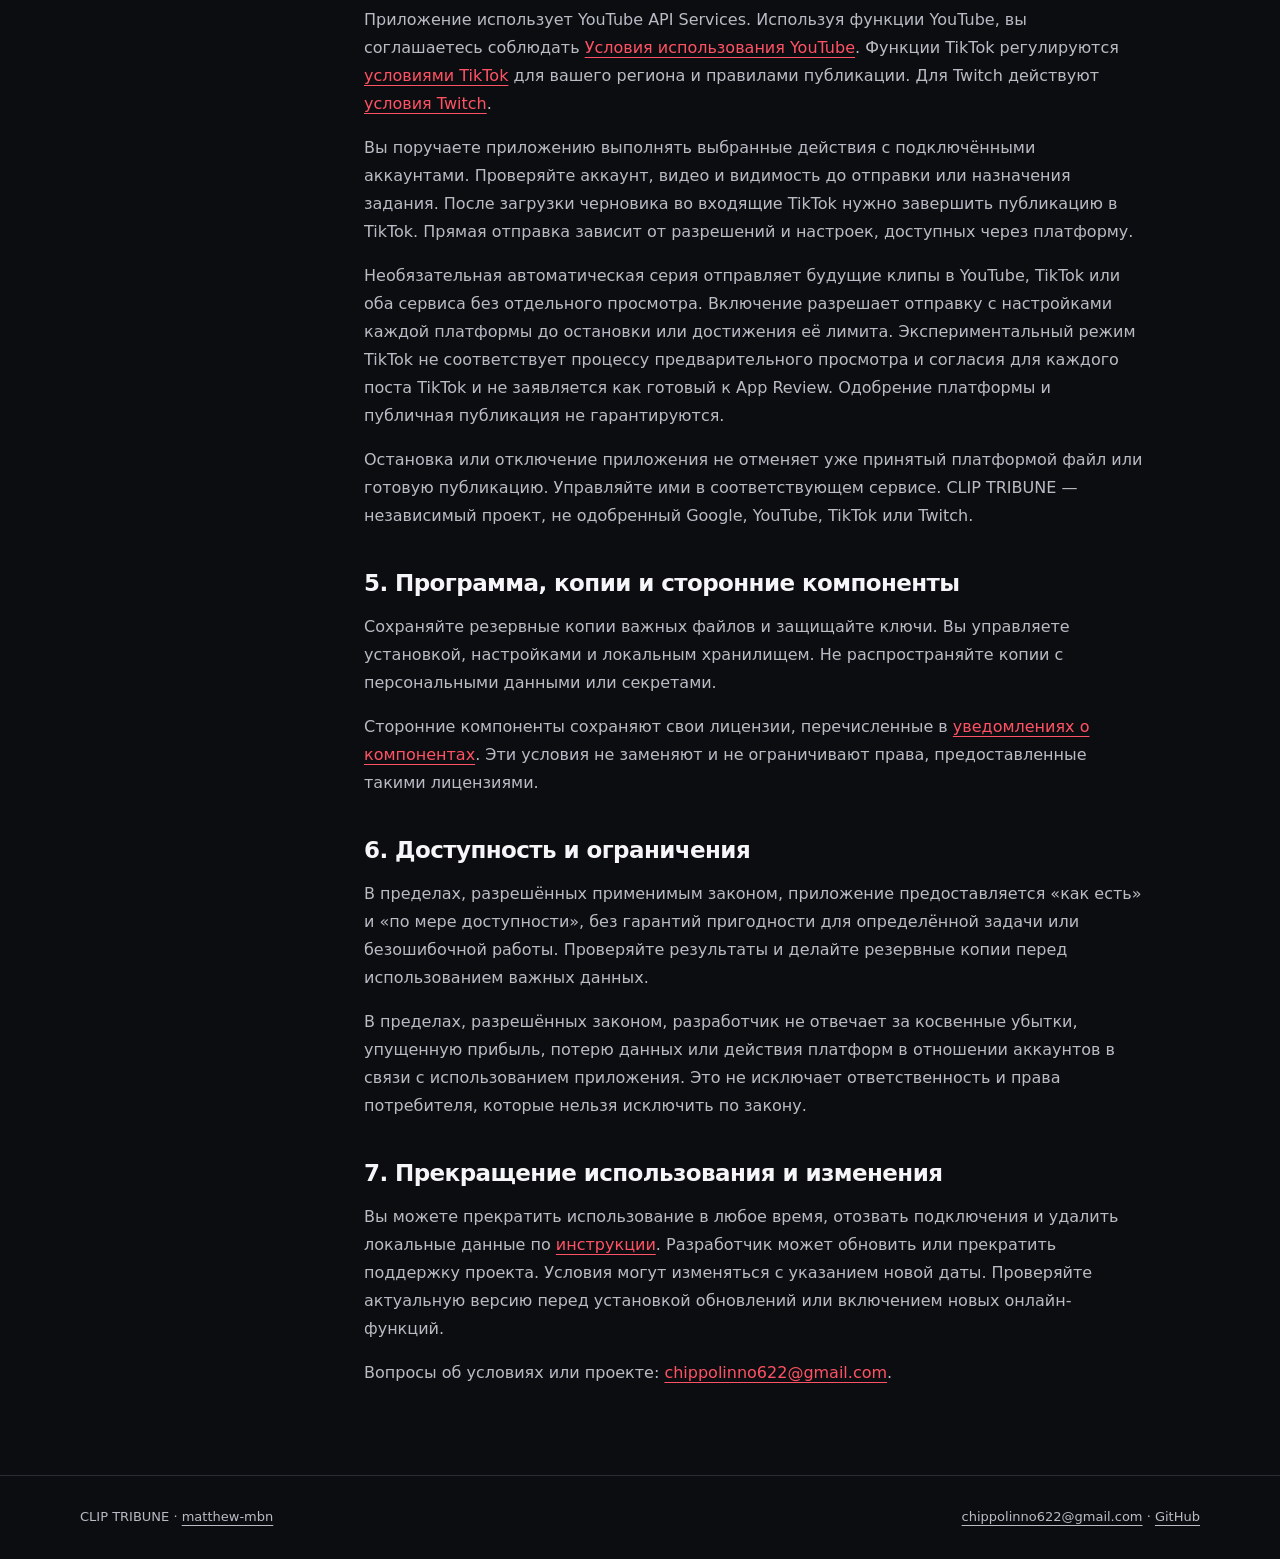
<file: docs/terms-ru.html>
<!doctype html>
<html lang="ru"><head><meta charset="utf-8">
<meta name="viewport" content="width=device-width, initial-scale=1">
<title>Условия использования · CLIP TRIBUNE</title>
<meta name="description" content="Правила использования CLIP TRIBUNE, ваших материалов и подключённых сервисов.">
<meta name="theme-color" content="#0c0d10">
<link rel="canonical" href="https://matthew-mbn.github.io/CLIP-TRIBUNE/terms-ru.html">
<link rel="icon" href="site-assets/logo.svg" type="image/svg+xml">
<link rel="stylesheet" href="site.css"></head><body>
<a class="skip" href="#main">К содержимому</a>
<header class="top"><div class="wrap"><a class="brand" href="index.html">
<img src="site-assets/logo.svg" width="38" height="38" alt="">CLIP TRIBUNE</a>
<nav class="nav" aria-label="Главная навигация"><a href="index.html">О программе</a><a href="terms-ru.html" aria-current="page">Условия</a><a href="privacy-ru.html">Конфиденциальность</a></nav></div></header>
<main id="main"><div class="hero"><div class="wrap"><p class="eyebrow">CLIP TRIBUNE / Legal</p>
<h1>Условия использования</h1><p class="lead">Правила использования CLIP TRIBUNE, ваших материалов и подключённых сервисов.</p><div class="meta">
<span>Дата вступления в силу: <time datetime="2026-11-18">2026-11-18</time></span>
<a href="terms.html" lang="en" hreflang="en">English version</a>
</div></div></div><div class="wrap document"><nav class="toc" aria-label="Содержание">
<strong>На этой странице</strong><a href="#agreement">1. Об этих условиях</a><a href="#service">2. Возможности приложения</a><a href="#content">3. Ваши материалы и ответственность</a><a href="#platforms">4. Подключённые сервисы и публикация</a><a href="#software">5. Программа, копии и сторонние компоненты</a><a href="#limits">6. Доступность и ограничения</a><a href="#ending">7. Прекращение использования и изменения</a></nav><article><section id="agreement"><h2>1. Об этих условиях</h2>
    <p>Условия относятся к использованию приложения CLIP TRIBUNE и сайта проекта, который
    поддерживает <a href="https://github.com/matthew-mbn">matthew-mbn</a>. Контакт: <a href="mailto:chippolinno622@gmail.com">chippolinno622@gmail.com</a>. Используя приложение, вы соглашаетесь с условиями.
    Если вы не согласны, не используйте его. Условия не отменяют ваши права по применимому закону.</p>
    <p>В <a href="privacy-ru.html">политике конфиденциальности</a> описаны локальное хранение,
    онлайн-функции и удаление данных. Вы должны иметь право заключить это соглашение либо
    необходимое по закону разрешение и сопровождение законного представителя.</p></section>
<section id="service"><h2>2. Возможности приложения</h2>
    <p>CLIP TRIBUNE — инструмент Windows для нарезки видео, разделённого экрана, наложения ваших
    материалов и необязательных интеграций скачивания и публикации. Монтаж выполняется на вашем
    компьютере. Сейчас приложение распространяется без платы за подписку.</p>
    <p>Где необходимо, вы предоставляете собственные ключи сервисов. У внешних провайдеров могут
    быть тарифы, квоты, требования к аккаунтам, проверке и региону. Разработчик не контролирует
    их доступность. Приложение не гарантирует непрерывную работу, успешную загрузку, одобрение API,
    монетизацию или определённую реакцию аудитории.</p></section>
<section id="content"><h2>3. Ваши материалы и ответственность</h2>
    <p>Вы сохраняете права на свои исходники и результат. Разработчик не заявляет право собственности
    на них. Используйте только видео, музыку, рекламу и другие материалы, которые вы вправе
    скачивать, изменять и публиковать. Публичная доступность видео сама по себе не даёт права на повторное использование.</p>
    <p>Вы отвечаете за необходимые согласия людей, достоверность описаний, авторские права и другие
    применимые требования. Перед публикацией проверяйте монтаж, субтитры и метаданные. Добавляйте
    необходимые обозначения рекламы, спонсорства и AI-контента.</p>
    <p>Не используйте приложение для нарушения прав, выдачи себя за другого человека, обмана,
    незаконного контента, спама, обхода ограничений доступа, платного доступа или технической защиты.
    Наличие функции не даёт разрешения на использование чужих материалов.</p></section>
<section id="platforms"><h2>4. Подключённые сервисы и публикация</h2>
    <p>Приложение использует YouTube API Services. Используя функции YouTube, вы соглашаетесь
    соблюдать <a href="https://www.youtube.com/t/terms">Условия использования YouTube</a>.
    Функции TikTok регулируются <a href="https://www.tiktok.com/legal/terms-of-service">условиями TikTok</a>
    для вашего региона и правилами публикации. Для Twitch действуют
    <a href="https://legal.twitch.com/en/legal/terms-of-service/">условия Twitch</a>.</p>
    <p>Вы поручаете приложению выполнять выбранные действия с подключёнными аккаунтами.
    Проверяйте аккаунт, видео и видимость до отправки или назначения задания. После загрузки
    черновика во входящие TikTok нужно завершить публикацию в TikTok. Прямая отправка зависит
    от разрешений и настроек, доступных через платформу.</p>
    <p>Необязательная автоматическая серия отправляет будущие клипы в YouTube, TikTok или оба сервиса без отдельного просмотра.
    Включение разрешает отправку с настройками каждой платформы до остановки или достижения её лимита.
    Экспериментальный режим TikTok не соответствует процессу предварительного просмотра и согласия для каждого поста TikTok
    и не заявляется как готовый к App Review. Одобрение платформы и публичная публикация не гарантируются.</p>
    <p>Остановка или отключение приложения не отменяет уже принятый платформой файл или готовую
    публикацию. Управляйте ими в соответствующем сервисе. CLIP TRIBUNE — независимый проект,
    не одобренный Google, YouTube, TikTok или Twitch.</p></section>
<section id="software"><h2>5. Программа, копии и сторонние компоненты</h2>
    <p>Сохраняйте резервные копии важных файлов и защищайте ключи. Вы управляете установкой,
    настройками и локальным хранилищем. Не распространяйте копии с персональными данными или секретами.</p>
    <p>Сторонние компоненты сохраняют свои лицензии, перечисленные в
    <a href="https://github.com/matthew-mbn/CLIP-TRIBUNE/blob/main/docs/third-party-notices.txt">уведомлениях о компонентах</a>.
    Эти условия не заменяют и не ограничивают права, предоставленные такими лицензиями.</p></section>
<section id="limits"><h2>6. Доступность и ограничения</h2>
    <p>В пределах, разрешённых применимым законом, приложение предоставляется «как есть» и
    «по мере доступности», без гарантий пригодности для определённой задачи или безошибочной
    работы. Проверяйте результаты и делайте резервные копии перед использованием важных данных.</p>
    <p>В пределах, разрешённых законом, разработчик не отвечает за косвенные убытки, упущенную
    прибыль, потерю данных или действия платформ в отношении аккаунтов в связи с использованием
    приложения. Это не исключает ответственность и права потребителя, которые нельзя исключить по закону.</p></section>
<section id="ending"><h2>7. Прекращение использования и изменения</h2>
    <p>Вы можете прекратить использование в любое время, отозвать подключения и удалить локальные
    данные по <a href="privacy-ru.html#deletion">инструкции</a>. Разработчик может обновить или
    прекратить поддержку проекта. Условия могут изменяться с указанием новой даты. Проверяйте
    актуальную версию перед установкой обновлений или включением новых онлайн-функций.</p>
    <p>Вопросы об условиях или проекте: <a href="mailto:chippolinno622@gmail.com">chippolinno622@gmail.com</a>.</p></section></article></div></main>
<footer><div class="wrap"><span>CLIP TRIBUNE · <a href="https://github.com/matthew-mbn">matthew-mbn</a></span>
<span><a href="mailto:chippolinno622@gmail.com">chippolinno622@gmail.com</a> · <a href="https://github.com/matthew-mbn/CLIP-TRIBUNE">GitHub</a></span></div></footer></body></html>
</file>
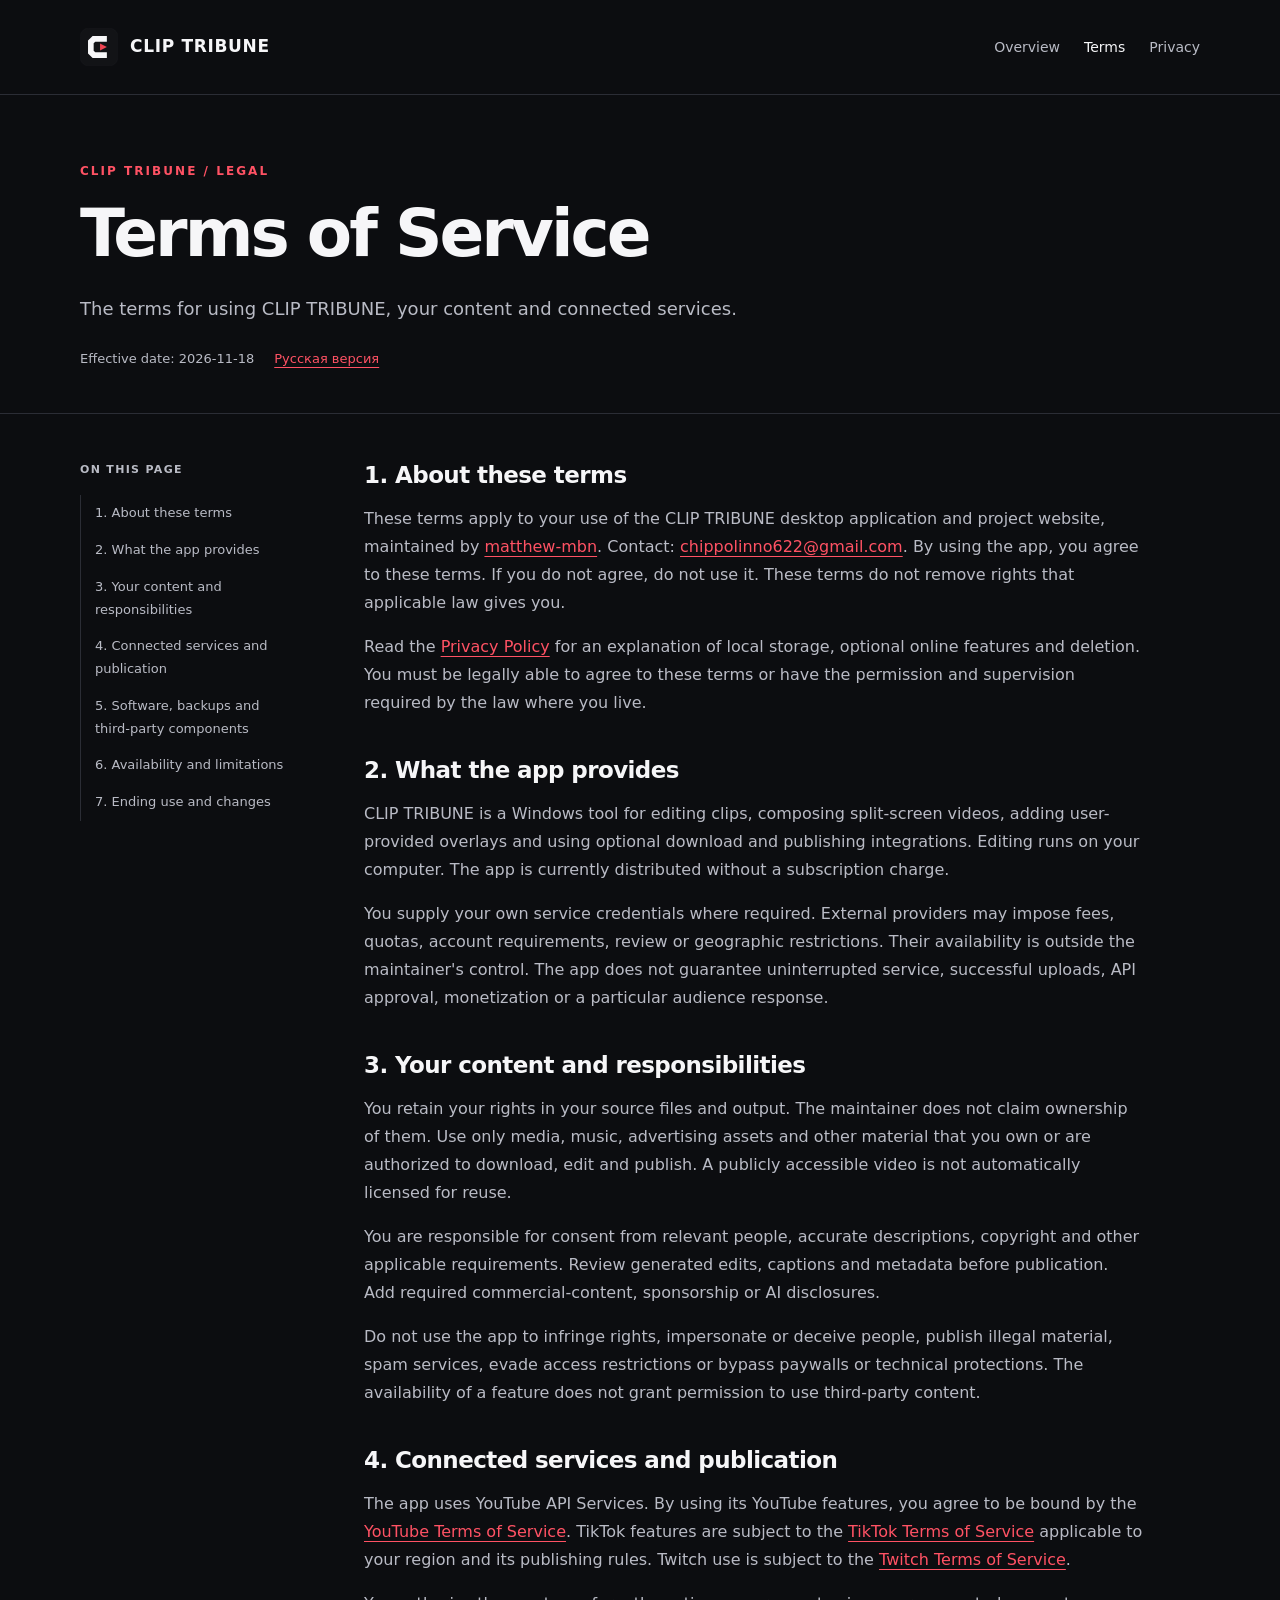
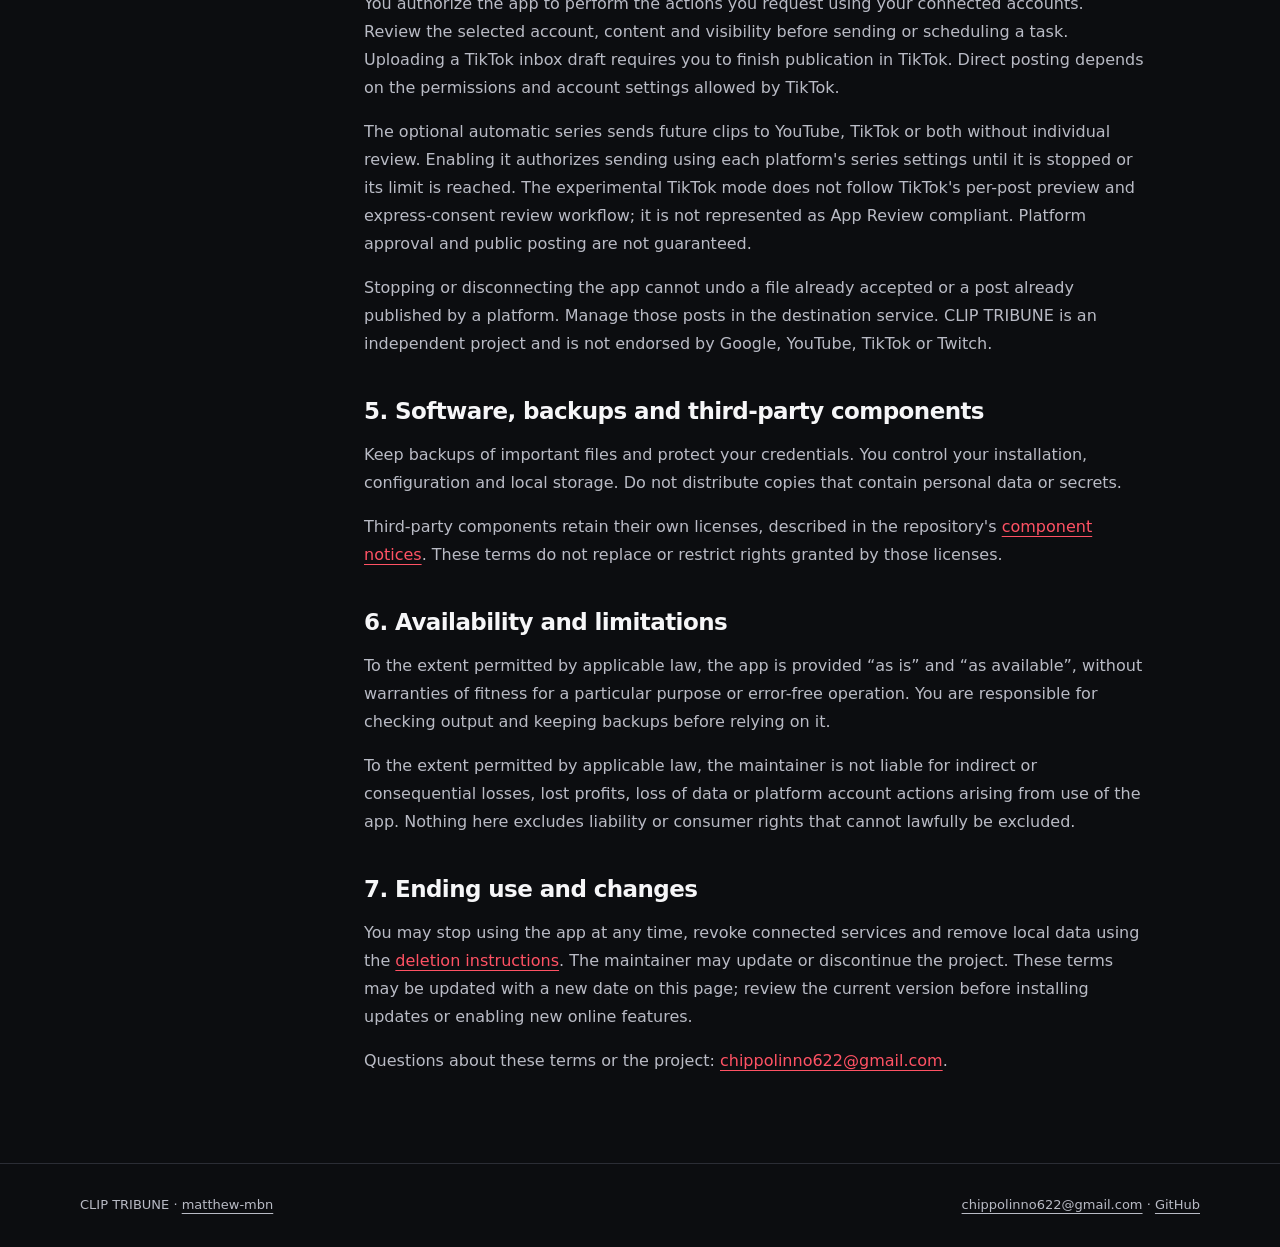
<file: docs/terms.html>
<!doctype html>
<html lang="en"><head><meta charset="utf-8">
<meta name="viewport" content="width=device-width, initial-scale=1">
<title>Terms of Service · CLIP TRIBUNE</title>
<meta name="description" content="The terms for using CLIP TRIBUNE, your content and connected services.">
<meta name="theme-color" content="#0c0d10">
<link rel="canonical" href="https://matthew-mbn.github.io/CLIP-TRIBUNE/terms.html">
<link rel="icon" href="site-assets/logo.svg" type="image/svg+xml">
<link rel="stylesheet" href="site.css"></head><body>
<a class="skip" href="#main">Skip to content</a>
<header class="top"><div class="wrap"><a class="brand" href="index.html">
<img src="site-assets/logo.svg" width="38" height="38" alt="">CLIP TRIBUNE</a>
<nav class="nav" aria-label="Main navigation"><a href="index.html">Overview</a><a href="terms.html" aria-current="page">Terms</a><a href="privacy.html">Privacy</a></nav></div></header>
<main id="main"><div class="hero"><div class="wrap"><p class="eyebrow">CLIP TRIBUNE / Legal</p>
<h1>Terms of Service</h1><p class="lead">The terms for using CLIP TRIBUNE, your content and connected services.</p><div class="meta">
<span>Effective date: <time datetime="2026-11-18">2026-11-18</time></span>
<a href="terms-ru.html" lang="ru" hreflang="ru">Русская версия</a>
</div></div></div><div class="wrap document"><nav class="toc" aria-label="Contents">
<strong>On this page</strong><a href="#agreement">1. About these terms</a><a href="#service">2. What the app provides</a><a href="#content">3. Your content and responsibilities</a><a href="#platforms">4. Connected services and publication</a><a href="#software">5. Software, backups and third-party components</a><a href="#limits">6. Availability and limitations</a><a href="#ending">7. Ending use and changes</a></nav><article><section id="agreement"><h2>1. About these terms</h2>
    <p>These terms apply to your use of the CLIP TRIBUNE desktop application and project website,
    maintained by <a href="https://github.com/matthew-mbn">matthew-mbn</a>. Contact: <a href="mailto:chippolinno622@gmail.com">chippolinno622@gmail.com</a>. By using the app, you agree to these terms.
    If you do not agree, do not use it. These terms do not remove rights that applicable law gives you.</p>
    <p>Read the <a href="privacy.html">Privacy Policy</a> for an explanation of local storage,
    optional online features and deletion. You must be legally able to agree to these terms or have
    the permission and supervision required by the law where you live.</p></section>
<section id="service"><h2>2. What the app provides</h2>
    <p>CLIP TRIBUNE is a Windows tool for editing clips, composing split-screen videos, adding
    user-provided overlays and using optional download and publishing integrations. Editing runs
    on your computer. The app is currently distributed without a subscription charge.</p>
    <p>You supply your own service credentials where required. External providers may impose fees,
    quotas, account requirements, review or geographic restrictions. Their availability is outside
    the maintainer's control. The app does not guarantee uninterrupted service, successful uploads,
    API approval, monetization or a particular audience response.</p></section>
<section id="content"><h2>3. Your content and responsibilities</h2>
    <p>You retain your rights in your source files and output. The maintainer does not claim ownership
    of them. Use only media, music, advertising assets and other material that you own or are
    authorized to download, edit and publish. A publicly accessible video is not automatically
    licensed for reuse.</p>
    <p>You are responsible for consent from relevant people, accurate descriptions, copyright and
    other applicable requirements. Review generated edits, captions and metadata before publication.
    Add required commercial-content, sponsorship or AI disclosures.</p>
    <p>Do not use the app to infringe rights, impersonate or deceive people, publish illegal material,
    spam services, evade access restrictions or bypass paywalls or technical protections. The
    availability of a feature does not grant permission to use third-party content.</p></section>
<section id="platforms"><h2>4. Connected services and publication</h2>
    <p>The app uses YouTube API Services. By using its YouTube features, you agree to be bound by the
    <a href="https://www.youtube.com/t/terms">YouTube Terms of Service</a>. TikTok features are
    subject to the <a href="https://www.tiktok.com/legal/terms-of-service">TikTok Terms of Service</a>
    applicable to your region and its publishing rules. Twitch use is subject to the
    <a href="https://legal.twitch.com/en/legal/terms-of-service/">Twitch Terms of Service</a>.</p>
    <p>You authorize the app to perform the actions you request using your connected accounts.
    Review the selected account, content and visibility before sending or scheduling a task.
    Uploading a TikTok inbox draft requires you to finish publication in TikTok. Direct posting
    depends on the permissions and account settings allowed by TikTok.</p>
    <p>The optional automatic series sends future clips to YouTube, TikTok or both without individual review.
    Enabling it authorizes sending using each platform's series settings until it is stopped or its limit is reached.
    The experimental TikTok mode does not follow TikTok's per-post preview and express-consent review workflow;
    it is not represented as App Review compliant. Platform approval and public posting are not guaranteed.</p>
    <p>Stopping or disconnecting the app cannot undo a file already accepted or a post already
    published by a platform. Manage those posts in the destination service. CLIP TRIBUNE is an
    independent project and is not endorsed by Google, YouTube, TikTok or Twitch.</p></section>
<section id="software"><h2>5. Software, backups and third-party components</h2>
    <p>Keep backups of important files and protect your credentials. You control your installation,
    configuration and local storage. Do not distribute copies that contain personal data or secrets.</p>
    <p>Third-party components retain their own licenses, described in the repository's
    <a href="https://github.com/matthew-mbn/CLIP-TRIBUNE/blob/main/docs/third-party-notices.txt">component notices</a>.
    These terms do not replace or restrict rights granted by those licenses.</p></section>
<section id="limits"><h2>6. Availability and limitations</h2>
    <p>To the extent permitted by applicable law, the app is provided “as is” and “as available”,
    without warranties of fitness for a particular purpose or error-free operation. You are
    responsible for checking output and keeping backups before relying on it.</p>
    <p>To the extent permitted by applicable law, the maintainer is not liable for indirect or
    consequential losses, lost profits, loss of data or platform account actions arising from use
    of the app. Nothing here excludes liability or consumer rights that cannot lawfully be excluded.</p></section>
<section id="ending"><h2>7. Ending use and changes</h2>
    <p>You may stop using the app at any time, revoke connected services and remove local data using
    the <a href="privacy.html#deletion">deletion instructions</a>. The maintainer may update or
    discontinue the project. These terms may be updated with a new date on this page; review the
    current version before installing updates or enabling new online features.</p>
    <p>Questions about these terms or the project: <a href="mailto:chippolinno622@gmail.com">chippolinno622@gmail.com</a>.</p></section></article></div></main>
<footer><div class="wrap"><span>CLIP TRIBUNE · <a href="https://github.com/matthew-mbn">matthew-mbn</a></span>
<span><a href="mailto:chippolinno622@gmail.com">chippolinno622@gmail.com</a> · <a href="https://github.com/matthew-mbn/CLIP-TRIBUNE">GitHub</a></span></div></footer></body></html>
</file>
<file: docs/site.css>
/* Общий стиль сайта и юридических страниц. Без внешних шрифтов и трекеров. */
:root{color-scheme:dark;--bg:#0c0d10;--panel:#15161b;--line:#2b2d35;--text:#f6f6f8;--muted:#b9bbc5;--red:#ff5264}
*{box-sizing:border-box}html{scroll-behavior:smooth;scroll-padding-top:24px}body{margin:0;background:var(--bg);color:var(--text);font:16px/1.75 system-ui,-apple-system,"Segoe UI",sans-serif}a{color:var(--red);text-underline-offset:4px}a:hover{color:#fff}a:focus-visible{outline:2px solid var(--red);outline-offset:6px}img{max-width:100%;height:auto}.wrap{width:min(1120px,calc(100% - 48px));margin:auto}.skip{position:absolute;left:20px;top:-80px;background:var(--panel);padding:10px}.skip:focus{top:10px}.top{border-bottom:1px solid var(--line)}.top .wrap{display:flex;align-items:center;justify-content:space-between;gap:24px;min-height:94px}.brand{display:flex;align-items:center;gap:12px;color:var(--text);text-decoration:none;font-size:17px;font-weight:800;letter-spacing:.04em;white-space:nowrap}.brand img{width:38px;height:38px}.nav{display:flex;gap:24px;flex-wrap:wrap}.nav a{font-size:14px;color:var(--muted);text-decoration:none}.nav a[aria-current=page],.nav a:hover{color:var(--text)}.hero{padding:66px 0 42px;border-bottom:1px solid var(--line)}.eyebrow{text-transform:uppercase;letter-spacing:.17em;font-size:12px;font-weight:750;color:var(--red);margin:0 0 15px}.hero h1{font-size:clamp(34px,6vw,66px);line-height:1.12;letter-spacing:-.045em;max-width:900px;margin:0 0 22px}.hero .lead{color:var(--muted);max-width:700px;font-size:18px;margin:0}.meta{display:flex;gap:20px;flex-wrap:wrap;color:var(--muted);font-size:13px;margin-top:24px}.document{display:grid;grid-template-columns:220px minmax(0,1fr);gap:64px;padding:46px 0 72px}.toc{align-self:start;position:sticky;top:24px;font-size:13px}.toc strong{display:block;color:var(--muted);font-size:11px;text-transform:uppercase;letter-spacing:.12em;margin-bottom:16px}.toc a{display:block;text-decoration:none;color:var(--muted);border-left:1px solid var(--line);padding:7px 14px}.toc a:hover{border-color:var(--red);color:var(--text)}article{max-width:780px;min-width:0}article section+section{margin-top:38px}h2{font-size:23px;line-height:1.35;letter-spacing:-.025em;margin:0 0 14px}p{margin:0 0 16px}article p,article li{color:var(--muted)}article strong{color:var(--text)}ul,ol{padding-left:23px;margin:12px 0 20px}li+li{margin-top:9px}code{font-size:.88em;color:var(--text);overflow-wrap:anywhere}article a{overflow-wrap:anywhere}.note{background:var(--panel);padding:20px 24px;border-left:3px solid var(--red);border-radius:0 8px 8px 0;margin:22px 0}.cards{display:grid;grid-template-columns:repeat(3,1fr);gap:18px;padding:38px 0}.card{padding:27px;background:var(--panel);border:1px solid var(--line);border-radius:12px}.card h2{font-size:21px}.card p{color:var(--muted);font-size:14px}.actions{display:flex;gap:14px;flex-wrap:wrap;margin-top:30px}.button{display:inline-block;text-decoration:none;font-size:14px;font-weight:700;padding:11px 18px;border:1px solid var(--line);border-radius:7px;color:var(--text)}.primary{background:var(--red);border-color:var(--red);color:#0c0d10}.primary:hover{background:#ff7482;color:#0c0d10}.home-detail{max-width:800px;padding:20px 0 60px}.home-detail p{color:var(--muted)}footer{border-top:1px solid var(--line);color:var(--muted);font-size:13px;padding:30px 0}footer .wrap{display:flex;justify-content:space-between;gap:20px;flex-wrap:wrap}footer a{color:var(--muted)}
@media(max-width:760px){.wrap{width:calc(100% - 32px)}.top .wrap{align-items:flex-start;flex-direction:column;padding:20px 0;gap:15px}.nav{gap:19px}.hero{padding:42px 0 30px}.document{grid-template-columns:1fr;gap:28px;padding-top:28px}.toc{position:static}.toc a{display:inline-block;padding:5px 10px}.cards{grid-template-columns:1fr}.hero .lead{font-size:16px}article section+section{margin-top:30px}}
@media(prefers-reduced-motion:reduce){html{scroll-behavior:auto}}
</file>
